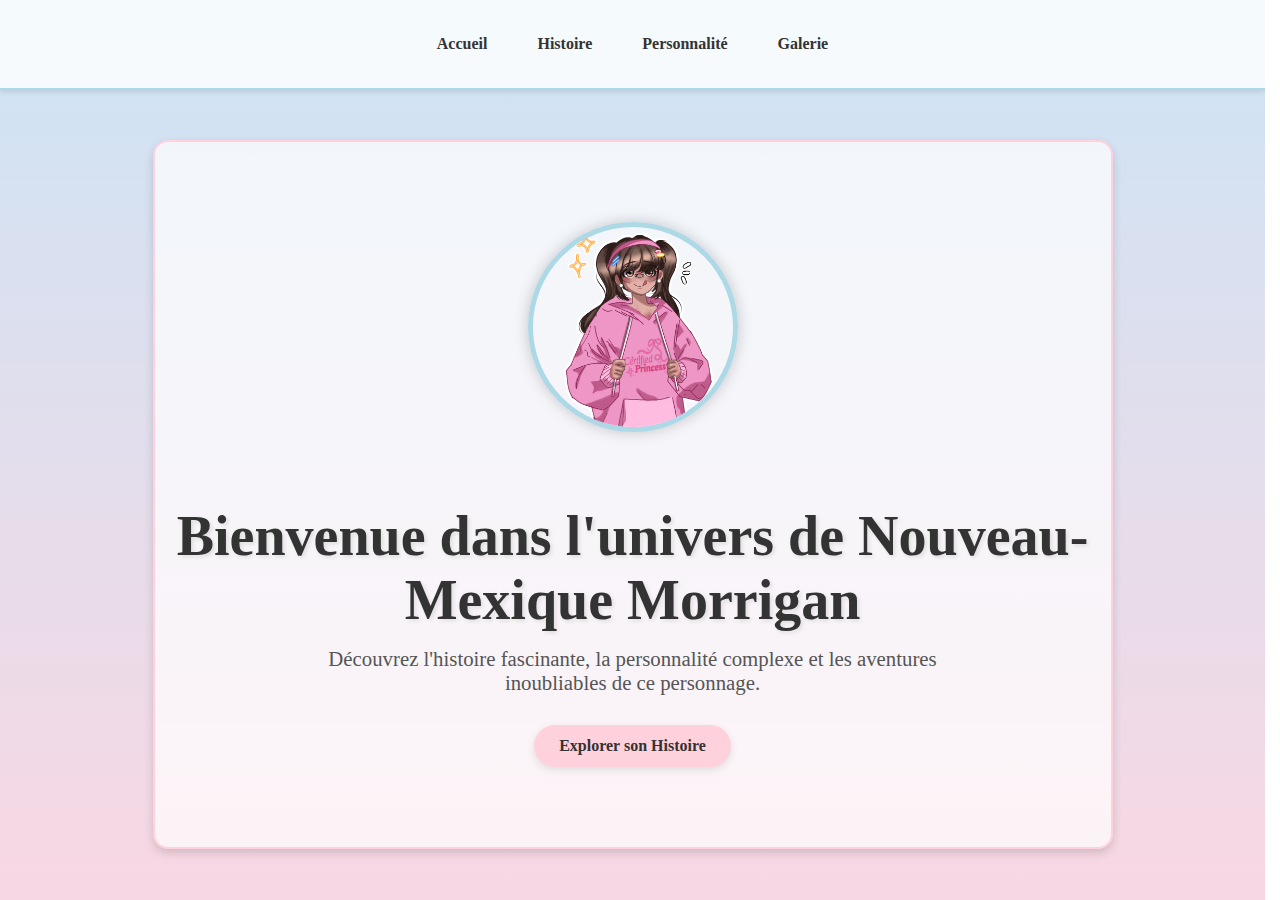
<file: NM/index.html>
<!DOCTYPE html>
<html lang="fr">
<head>
    <meta charset="UTF-8">
    <meta name="viewport" content="width=device-width, initial-scale=1.0">
    <link rel="stylesheet" href="css/index.css">
    <title>Nouveau-Mexique Morrigan - Accueil</title>
</head>
<body>
    <header>
        <nav class="container">
            <ul>
                <li><a href="index.html">Accueil</a></li>
                <li><a href="histoire.html">Histoire</a></li>
                <li><a href="personnalite.html">Personnalité</a></li>
                <li><a href="galerie.html">Galerie</a></li>
            </ul>
        </nav>
    </header>

    <main class="container">
        <section class="hero">
            <img src="img/NM_simple.png" alt="Portrait de Nouveau-Mexique Morrigan">
            <h1>Bienvenue dans l'univers de Nouveau-Mexique Morrigan</h1>
            <p>Découvrez l'histoire fascinante, la personnalité complexe et les aventures inoubliables de ce personnage.</p>
            <a href="histoire.html" class="button">Explorer son Histoire</a>
        </section>
    </main>
</body>
</html>
</file>
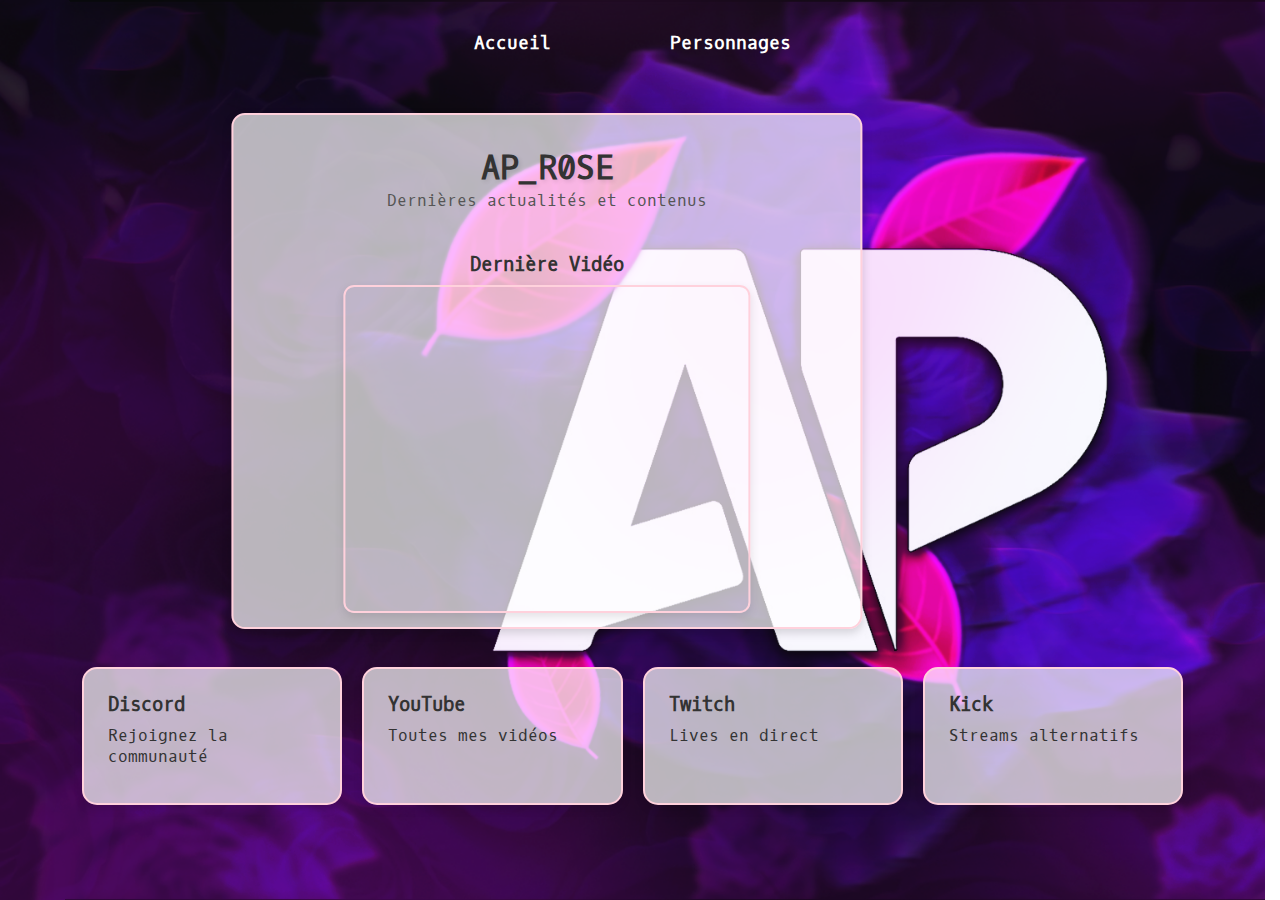
<file: accueil.html>
<!DOCTYPE html>
<html lang="fr">
<head>
    <meta charset="UTF-8">
    <meta name="viewport" content="width=device-width, initial-scale=1.0">
    <link rel="stylesheet" href="css/site.css">
    <title>AP - Streamer GTA RP</title>

</head>
<body>
    <header>
        <nav class="container">
            <ul>
                <li><a href="accueil.html">Accueil</a></li>
                <li><a href="personnages.html">Personnages</a></li>
            </ul>
        </nav>
    </header>

    <main class="container">
        <section class="hero">
            <h1>AP_R0SE</h1>
            <p class="mb-20">Dernières actualités et contenus</p>

            <div class="mt-20">
                <h2>Dernière Vidéo</h2>
                <div class="video-container" style="position:relative;width:100%;height:0;padding-bottom:56.25%;border-radius:12px;overflow:hidden;border:2px solid #ffd1dc;box-shadow:0 4px 10px rgba(0,0,0,.1)">
                    <iframe src="https://www.youtube.com" frameborder="0" allowfullscreen style="position:absolute;top:0;left:0;width:100%;height:100%"></iframe>
                </div>
            </div>
        </section>

        <section class="container">
            <div class="characters-grid">
                <a href="https://discord.gg" class="character-card" target="_blank">
                    <h3>Discord</h3>
                    <p>Rejoignez la communauté</p>
                </a>
                <a href="https://www.youtube.com" class="character-card" target="_blank">
                    <h3>YouTube</h3>
                    <p>Toutes mes vidéos</p>
                </a>
                <a href="https://www.twitch.tv" class="character-card" target="_blank">
                    <h3>Twitch</h3>
                    <p>Lives en direct</p>
                </a>
                <a href="https://kick.com" class="character-card" target="_blank">
                    <h3>Kick</h3>
                    <p>Streams alternatifs</p>
                </a>
            </div>
        </section>
    </main>
</body>
</html>
</file>
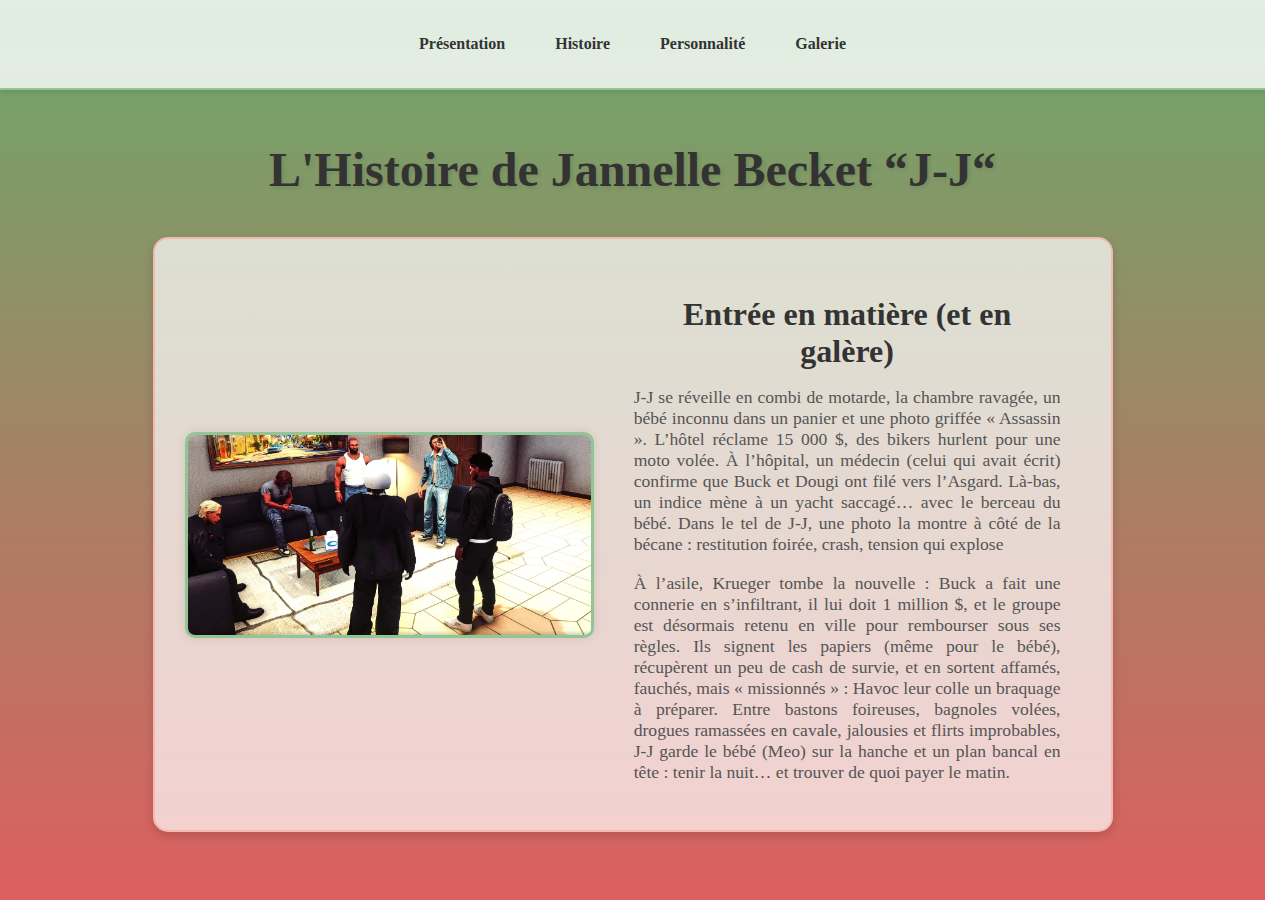
<file: JJ/histoire.html>
<!DOCTYPE html>
<html lang="fr">
<head>
  <meta charset="UTF-8">
  <meta name="viewport" content="width=device-width, initial-scale=1.0">
  <link rel="stylesheet" href="css/histoire.css">
  <link rel="icon" type="image/png" href="../img/favicon-32x32.png"/>
  <title>Jannelle Becket “J-J“ - Histoire</title>
</head>
<body>
  <header>
      <nav class="container">
          <ul>
            <li><a href="/JJ/presentation">Présentation</a></li>
            <li><a href="/JJ/histoire">Histoire</a></li>
            <li><a href="/JJ/personnalite">Personnalité</a></li>
            <li><a href="/JJ/galerie">Galerie</a></li>
          </ul>
      </nav>
  </header>

  <main class="container">
      <h1>L'Histoire de Jannelle Becket “J-J“</h1>

        <section class="story-section">
            <img src="img/legroupevegas.png" alt="À voir quelle image mettre">
            <div>
                <h2>Entrée en matière (et en galère)</h2>
                <p>J-J se réveille en combi de motarde, la chambre ravagée, un bébé inconnu dans un panier et une photo griffée « Assassin ». L’hôtel réclame 15 000 $, des bikers hurlent pour une moto volée. À l’hôpital, un médecin (celui qui avait écrit) confirme que Buck et Dougi ont filé vers l’Asgard. Là-bas, un indice mène à un yacht saccagé… avec le berceau du bébé. Dans le tel de J-J, une photo la montre à côté de la bécane : restitution foirée, crash, tension qui explose</p>
                <p>À l’asile, Krueger tombe la nouvelle : Buck a fait une connerie en s’infiltrant, il lui doit 1 million $, et le groupe est désormais retenu en ville pour rembourser sous ses règles. Ils signent les papiers (même pour le bébé), récupèrent un peu de cash de survie, et en sortent affamés, fauchés, mais « missionnés » : Havoc leur colle un braquage à préparer. Entre bastons foireuses, bagnoles volées, drogues ramassées en cavale, jalousies et flirts improbables, J-J garde le bébé (Meo) sur la hanche et un plan bancal en tête : tenir la nuit… et trouver de quoi payer le matin.</p>
            </div>
        </section>
          
  </main>
</body>
</html>
</file>
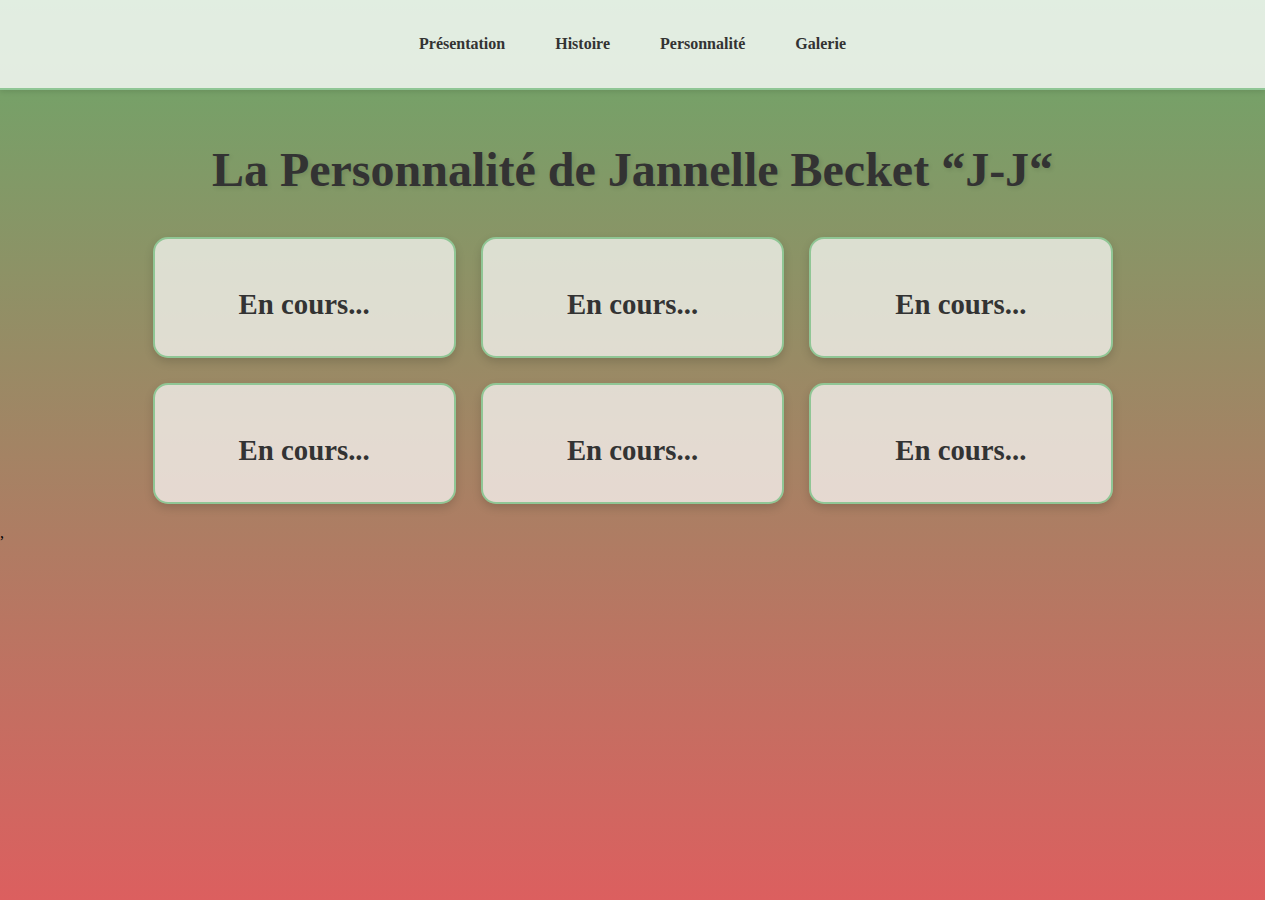
<file: JJ/personnalite.html>
<!DOCTYPE html>
<html lang="fr">
<head>
    <meta charset="UTF-8">
    <meta name="viewport" content="width=device-width, initial-scale=1.0">
    <link rel="icon" type="image/png" href="../img/favicon-32x32.png"/>
    <link rel="stylesheet" href="css/personnalite.css">
    <title>Jannelle Becket “J-J“ - Personnalité</title>
</head>
<body>
    <header>
        <nav class="container">
            <ul>
                <li><a href="/JJ/presentation">Présentation</a></li>
                <li><a href="/JJ/histoire">Histoire</a></li>
                <li><a href="/JJ/personnalite">Personnalité</a></li>
                <li><a href="/JJ/galerie">Galerie</a></li>
            </ul>
        </nav>
    </header>

    <main class="container">
        <h1>La Personnalité de Jannelle Becket “J-J“</h1>

        <div class="personality-grid">
            <div class="trait-card">
                <h2>En cours...</h2>
            </div>
            <div class="trait-card">
                <h2>En cours...</h2>
            </div>
            <div class="trait-card">
                <h2>En cours...</h2>
            </div>
            <div class="trait-card">
                <h2>En cours...</h2>
            </div>
            <div class="trait-card">
                <h2>En cours...</h2>
            </div>
            <div class="trait-card">
                <h2>En cours...</h2>
            </div>
        </div>
    </main>
</body>, 
</html>
</file>
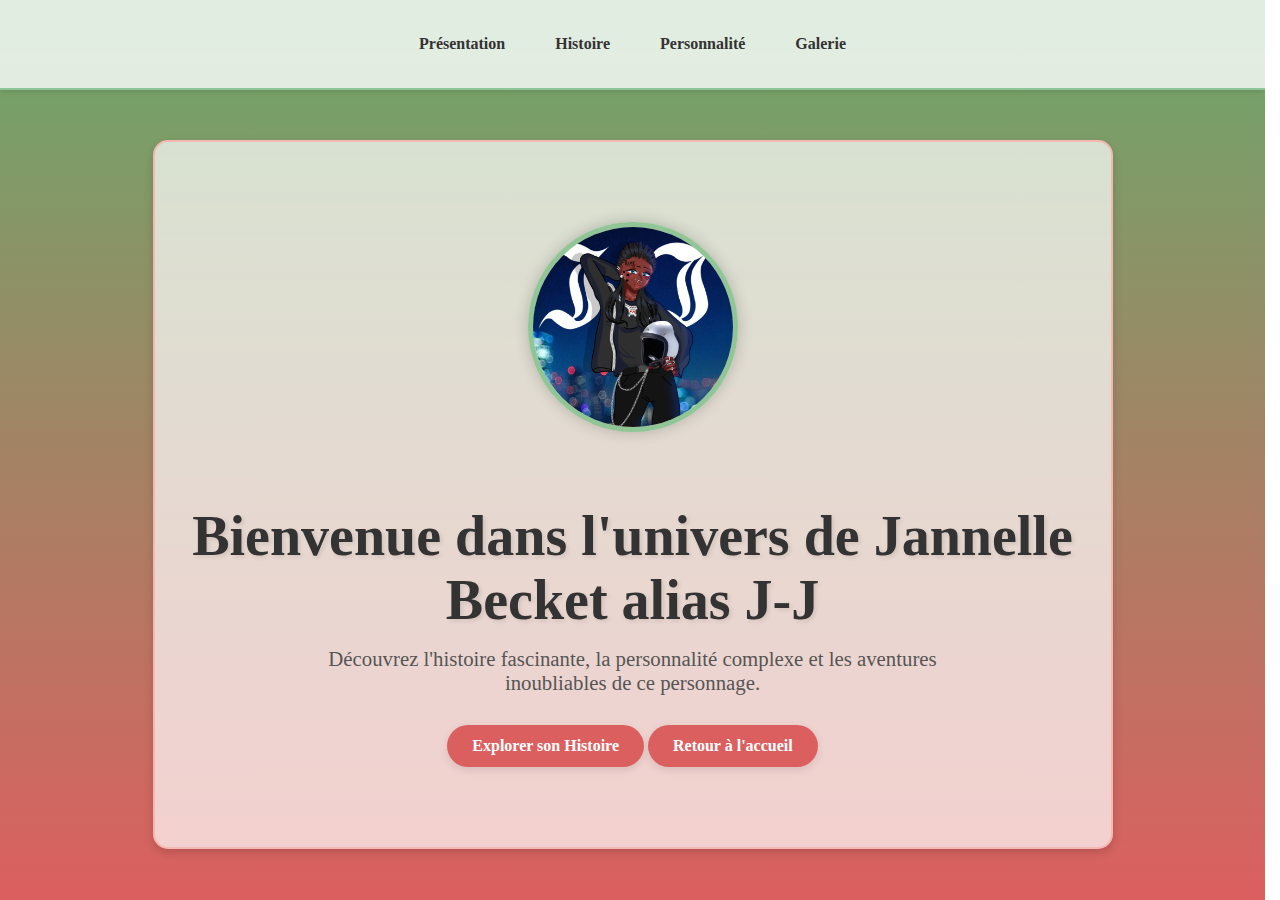
<file: JJ/presentation.html>
<!DOCTYPE html>
<html lang="fr">
<head>
    <meta charset="UTF-8">
    <meta name="viewport" content="width=device-width, initial-scale=1.0">
    <link rel="icon" type="image/png" href="../img/favicon-32x32.png"/>
    <link rel="stylesheet" href="css/presentation.css">
    <title>Jannelle Becket “J-J“ - Accueil</title>
</head>
<body>
    <header>
        <nav class="container">
            <ul>
                
                <li><a href="/JJ/presentation">Présentation</a></li>
                <li><a href="/JJ/histoire">Histoire</a></li>
                <li><a href="/JJ/personnalite">Personnalité</a></li>
                <li><a href="/JJ/galerie">Galerie</a></li>
            </ul>
        </nav>
    </header>

    <main class="container">
        <section class="hero">
            <img src="img/JJ_lastreet.png" alt="Portrait de Jannelle Becket “J-J“">
            <h1>Bienvenue dans l'univers de Jannelle Becket alias J-J</h1>
            <p>Découvrez l'histoire fascinante, la personnalité complexe et les aventures inoubliables de ce personnage.</p>
            <a href="histoire" class="button">Explorer son Histoire</a>
            <a href="../" class="button">Retour à l'accueil</a>
        </section>
    </main>
</body>
</html>
</file>
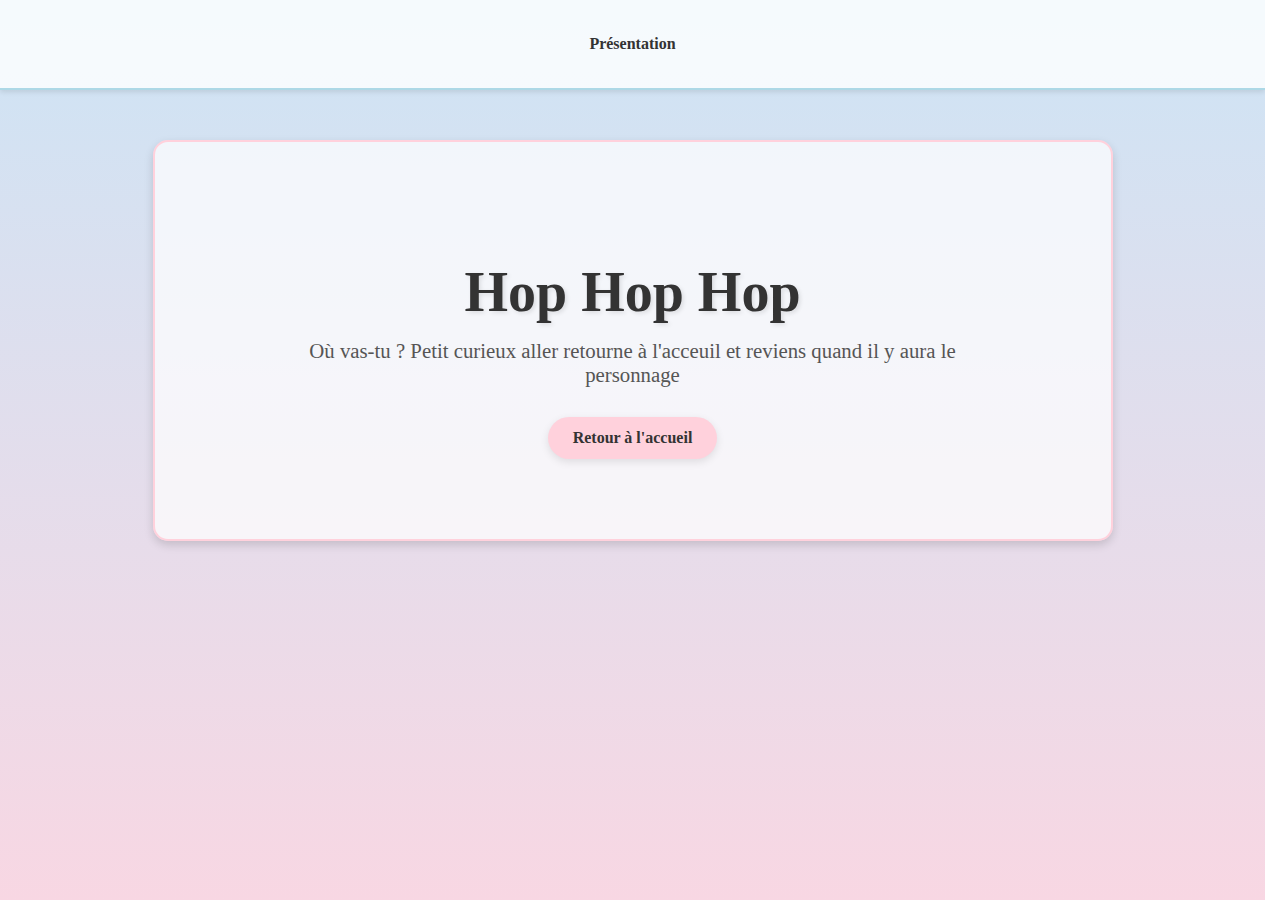
<file: leak/leak.html>
<!DOCTYPE html>
<html lang="fr">
<head>
    <meta charset="UTF-8">
    <meta name="viewport" content="width=device-width, initial-scale=1.0">
    <link rel="stylesheet" href="css/leak.css">
    <title>Nouveau-Mexique Morrigan - Accueil</title>
</head>
<body>
    <header>

        <nav class="container">
            <ul>
                
                <li><a href="/leak/leak">Présentation</a></li>
            </ul>
        </nav>
    </header>

    <main class="container">
        <section class="hero">
            <h1>Hop Hop Hop</h1>
            <p>Où vas-tu ? Petit curieux aller retourne à l'acceuil et reviens quand il y aura le personnage</p>
            <a href="../" class="button">Retour à l'accueil</a>
        </section>
    </main>
</body>
</html>
</file>
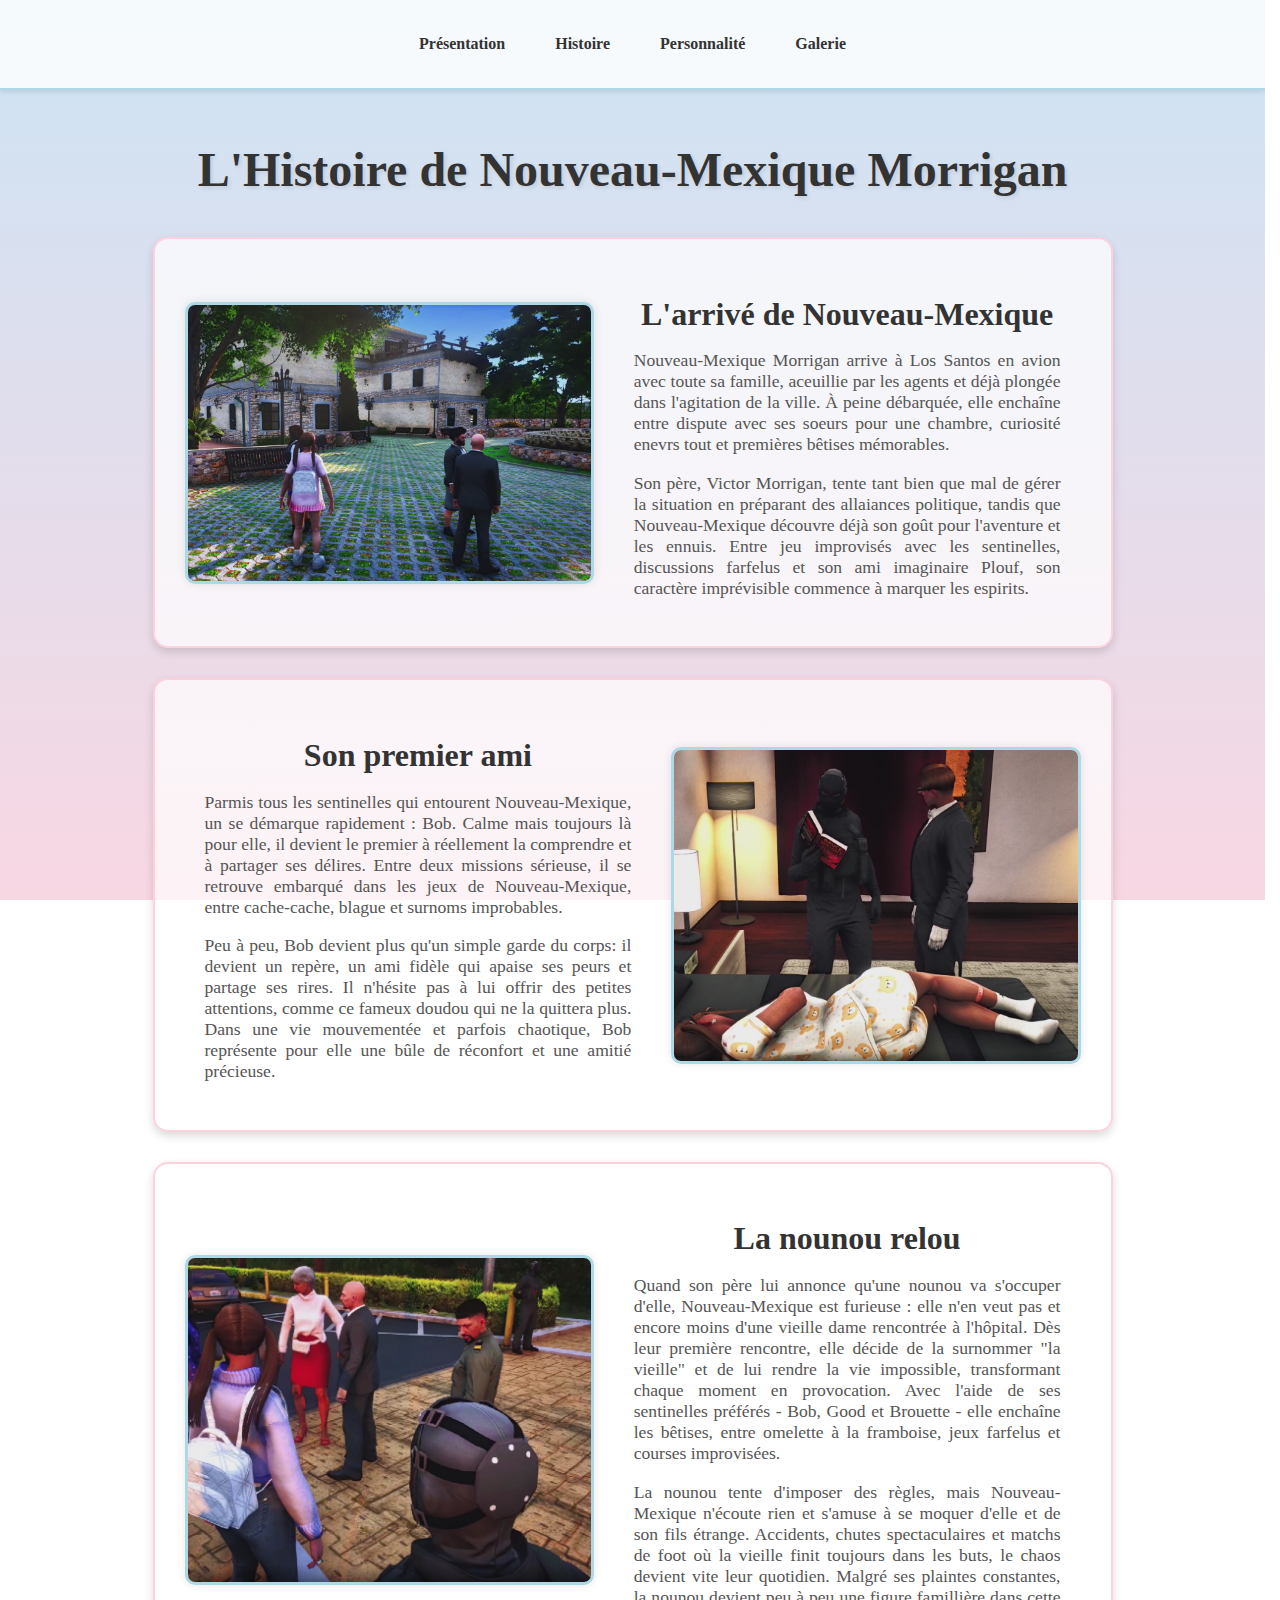
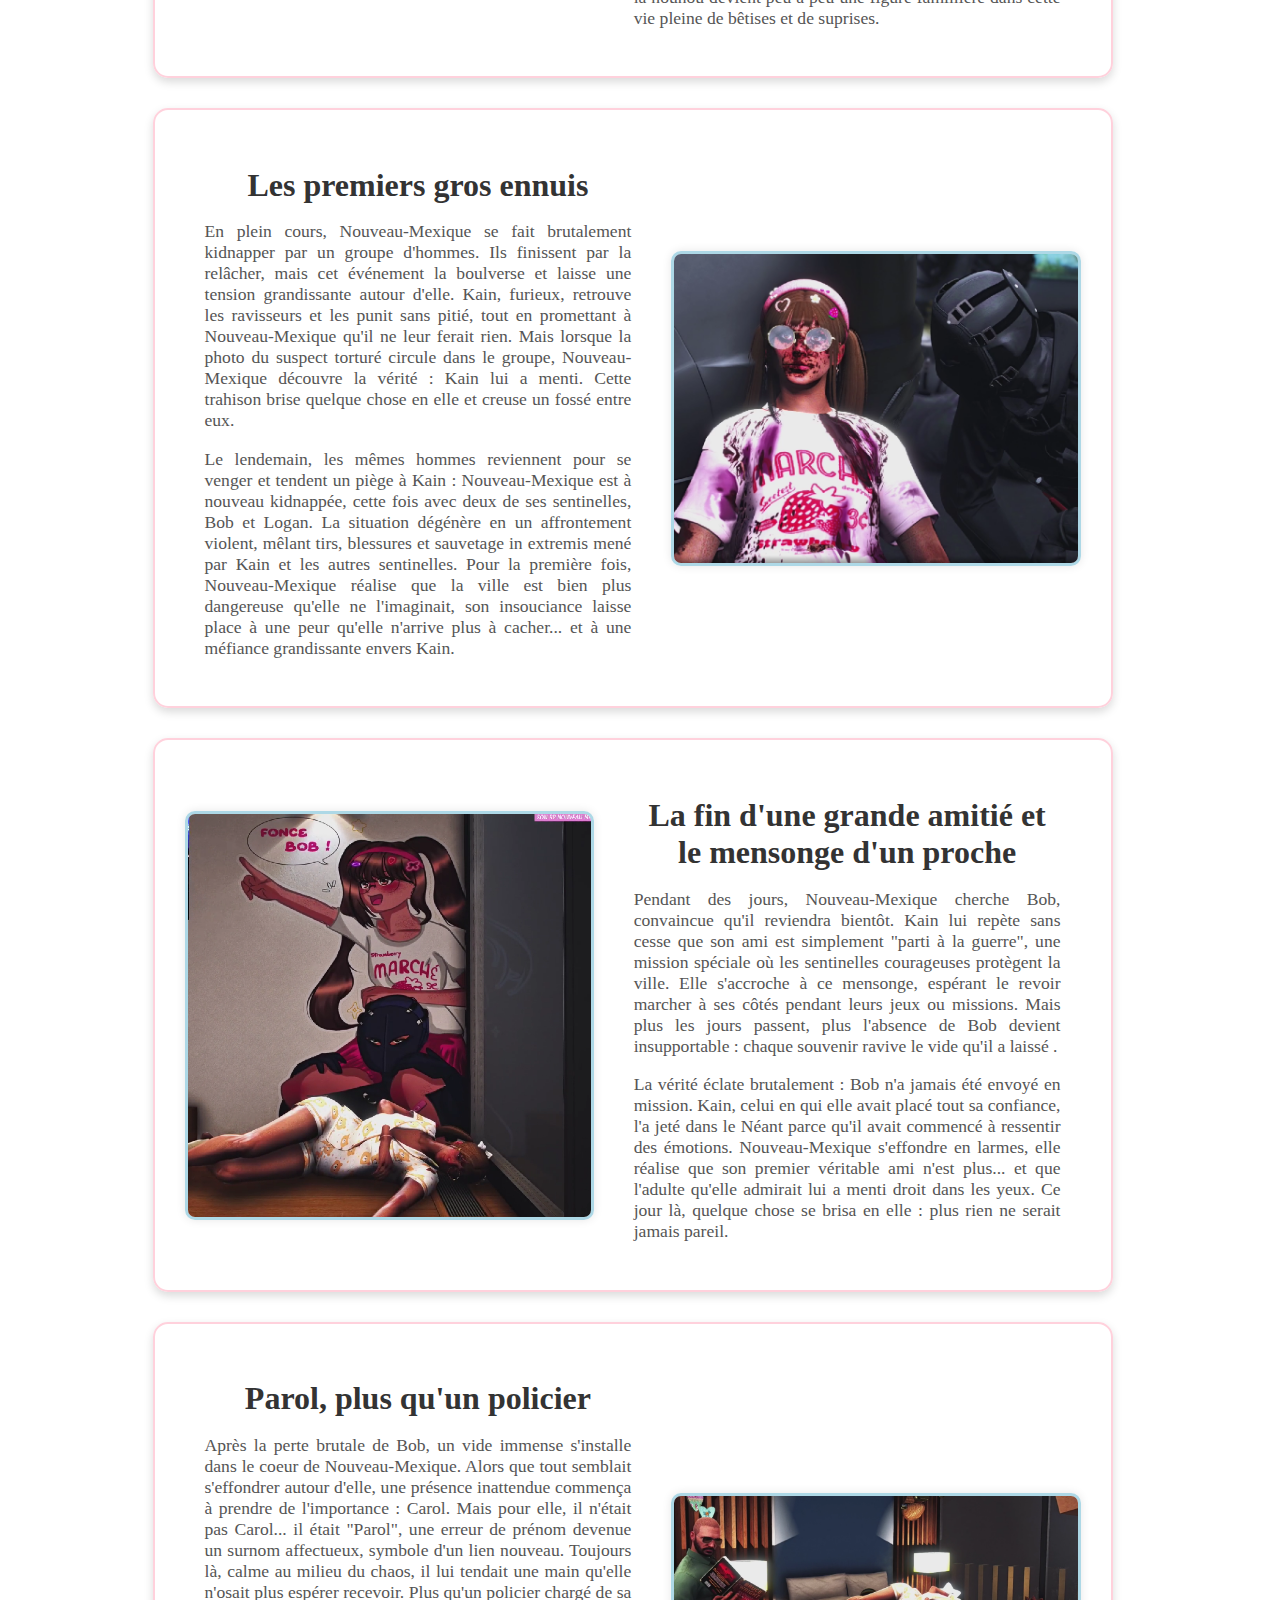
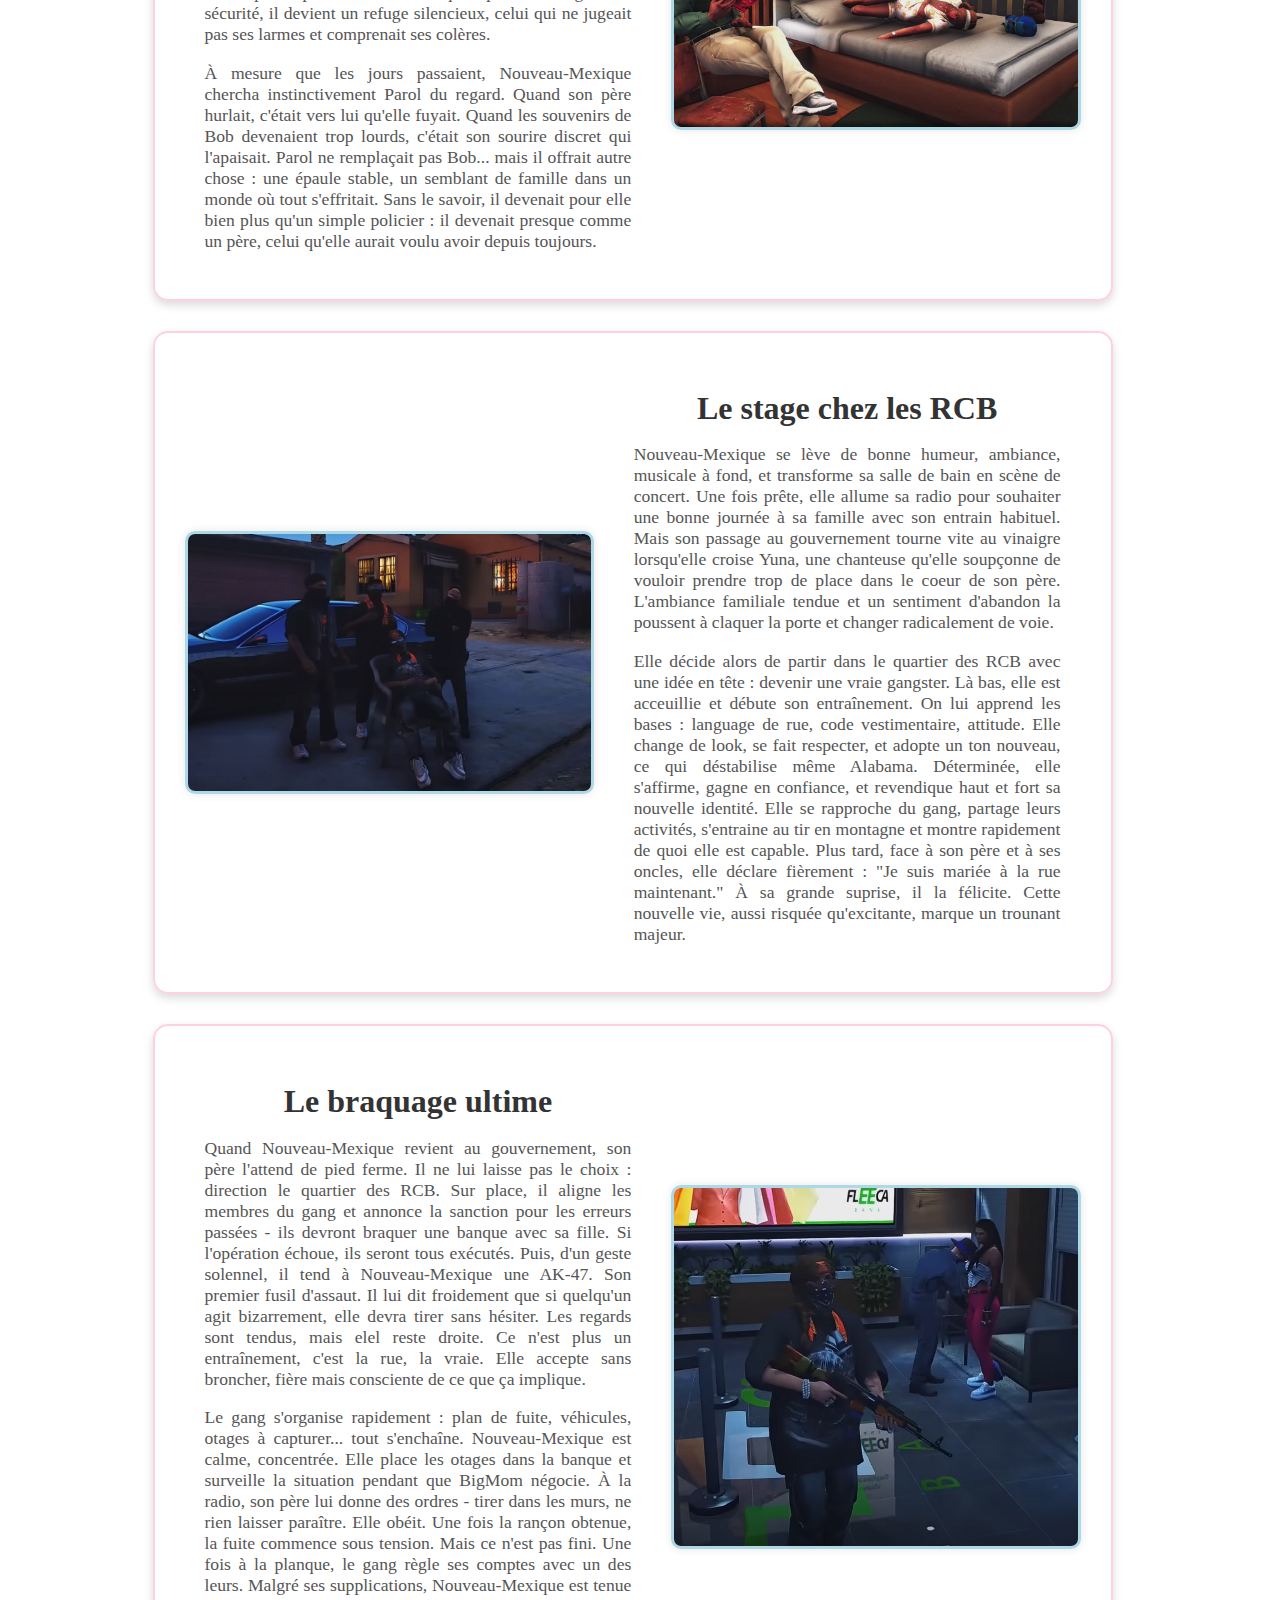
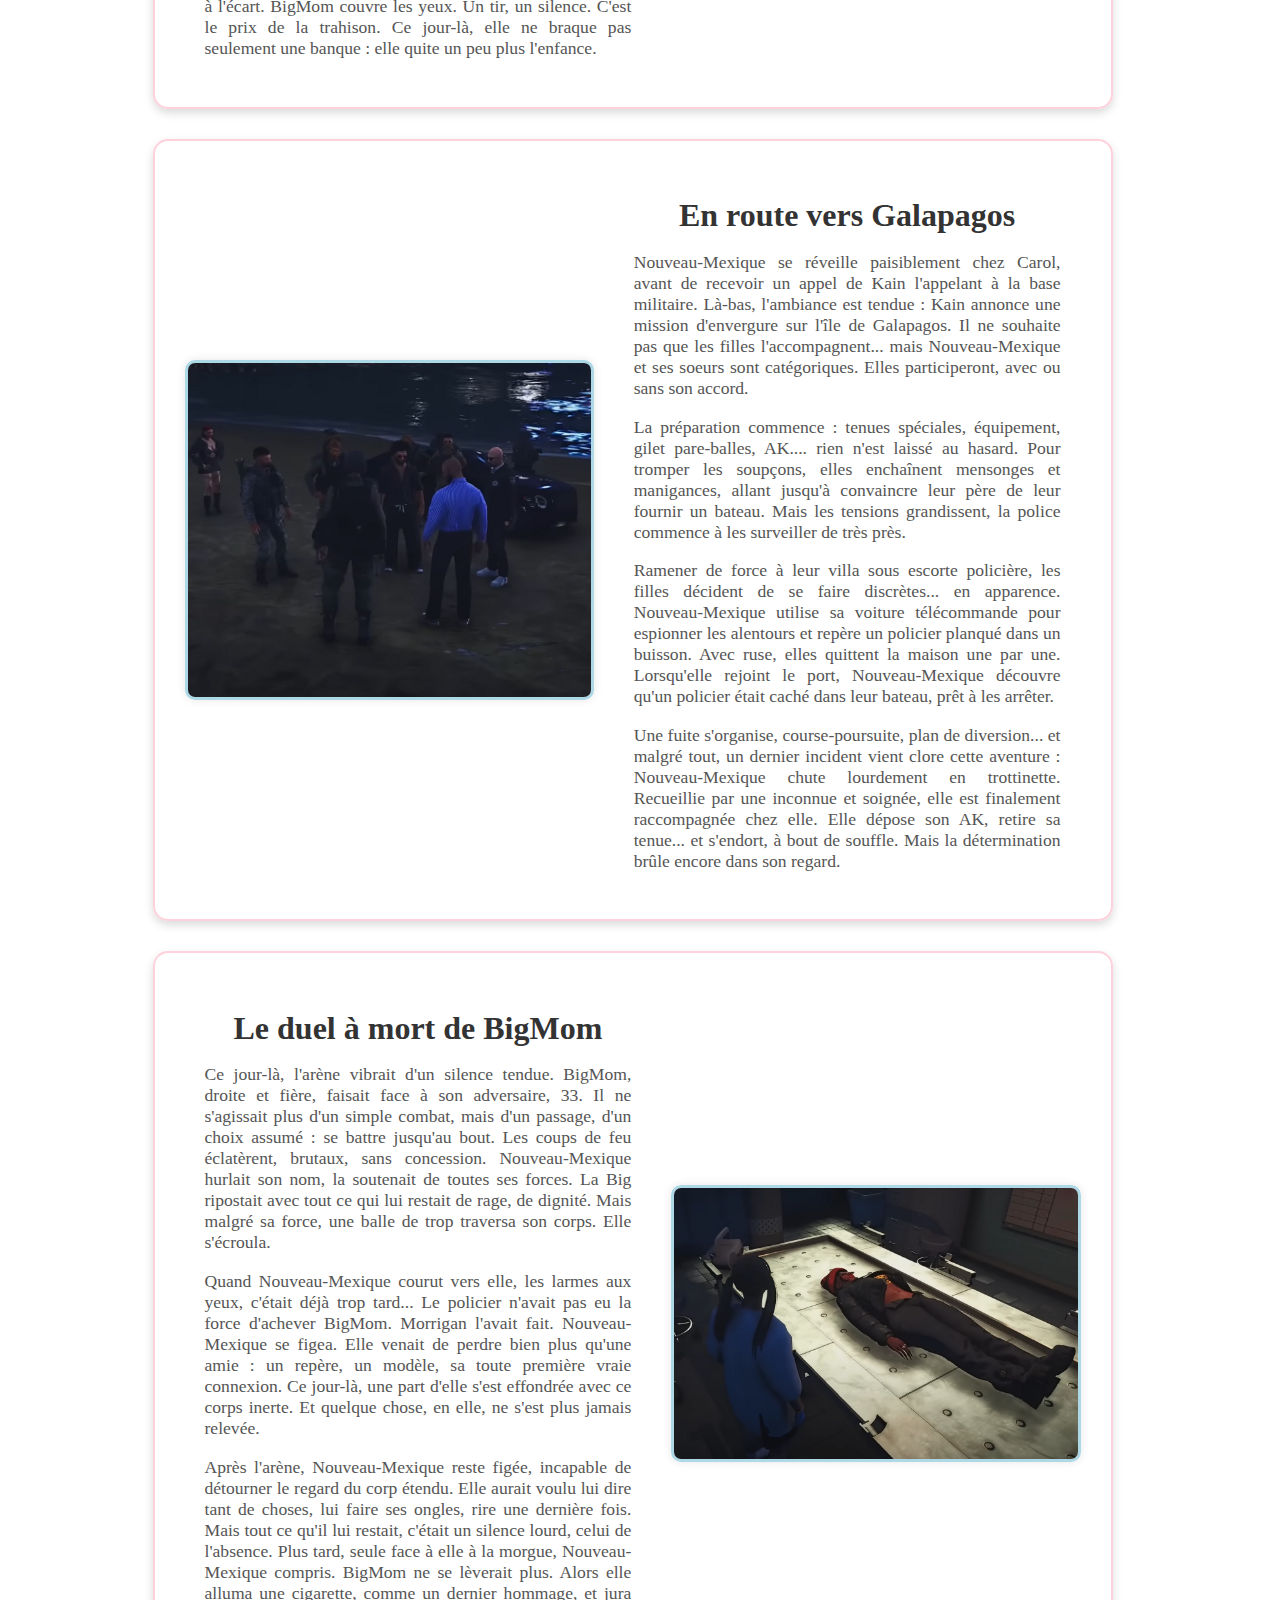
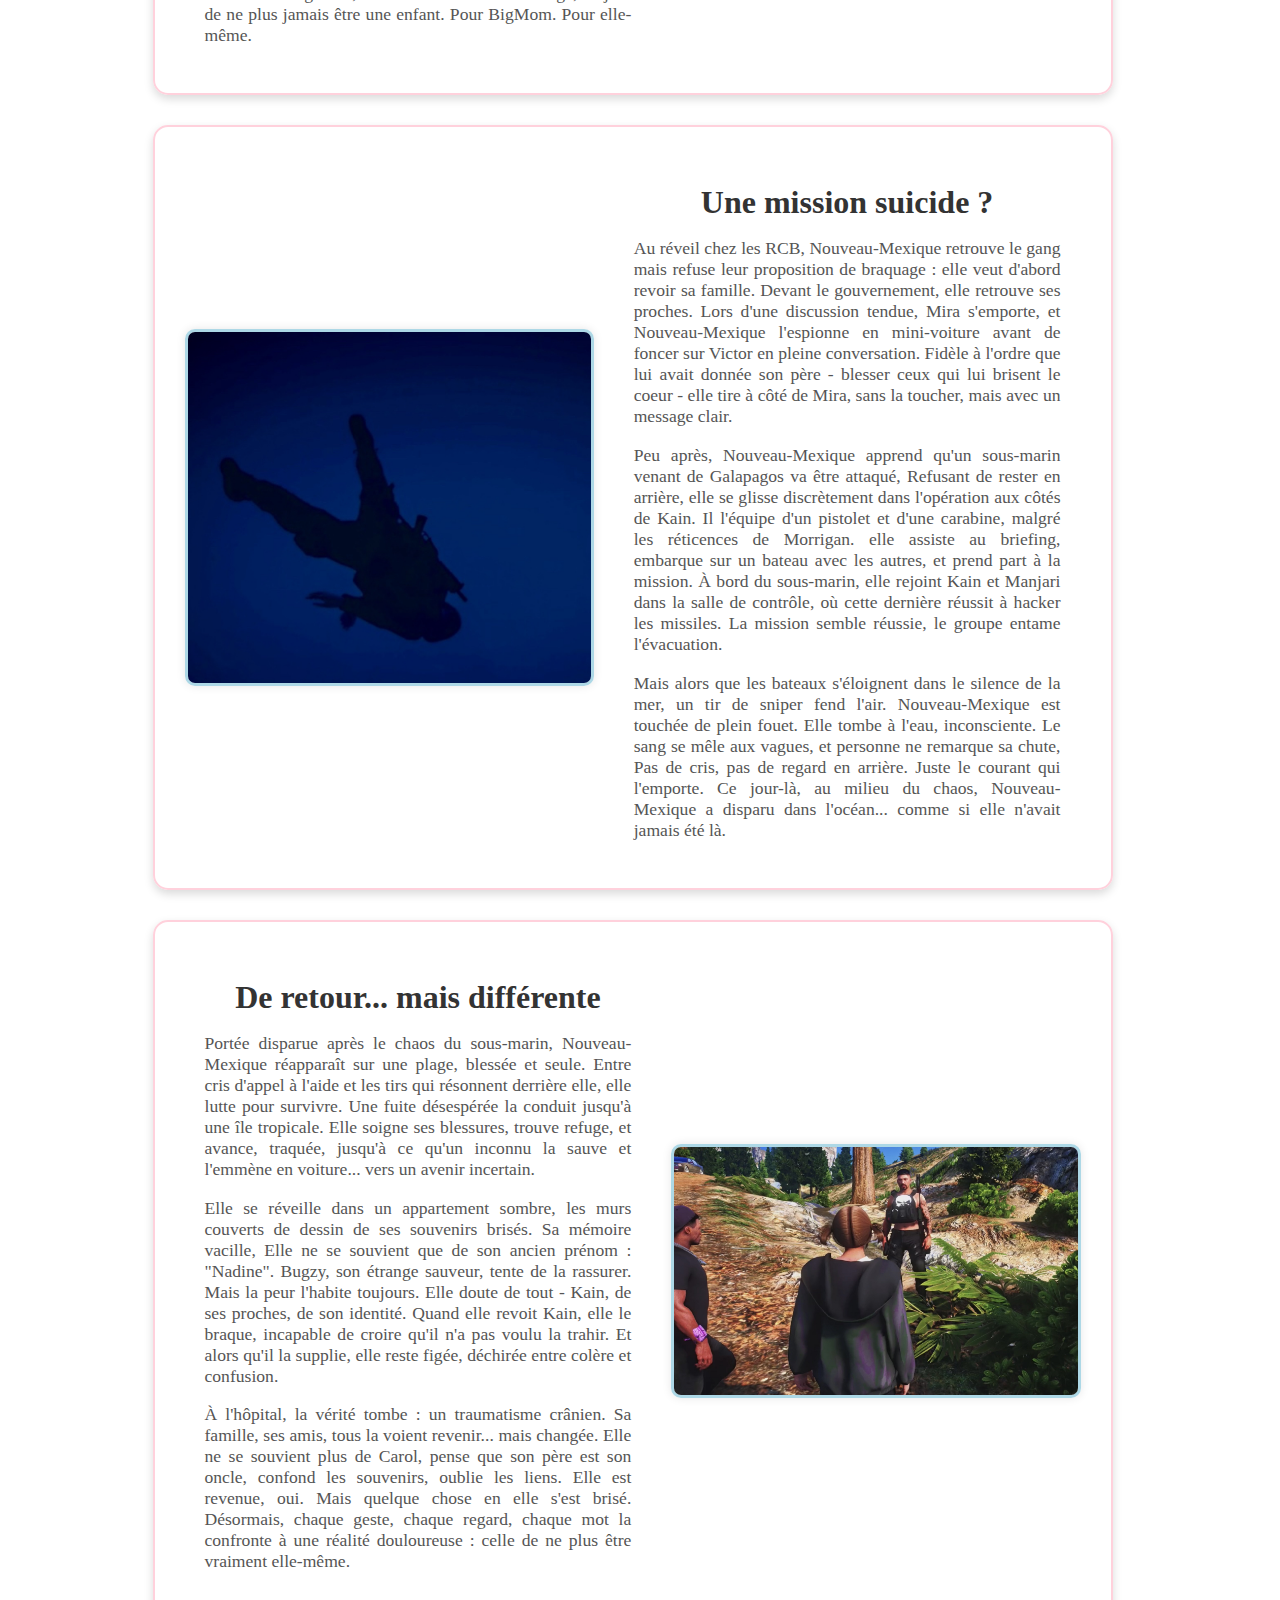
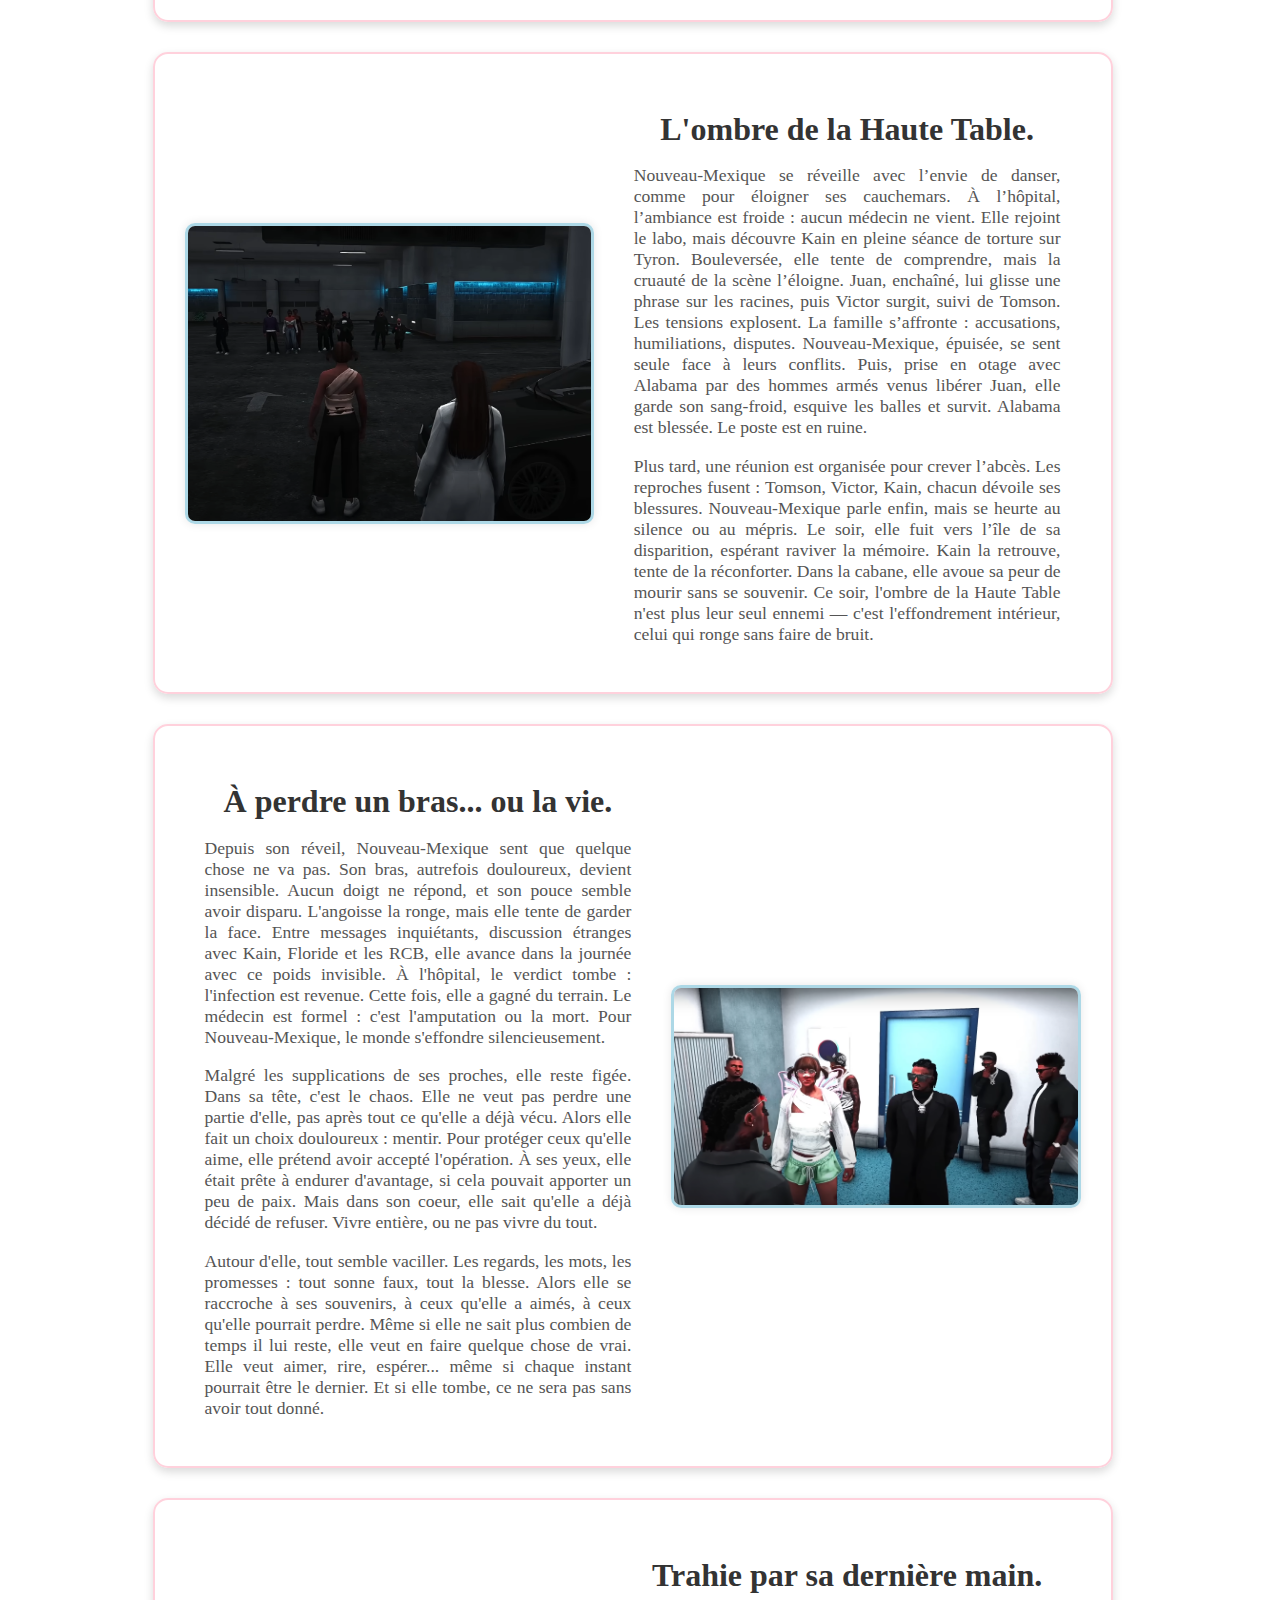
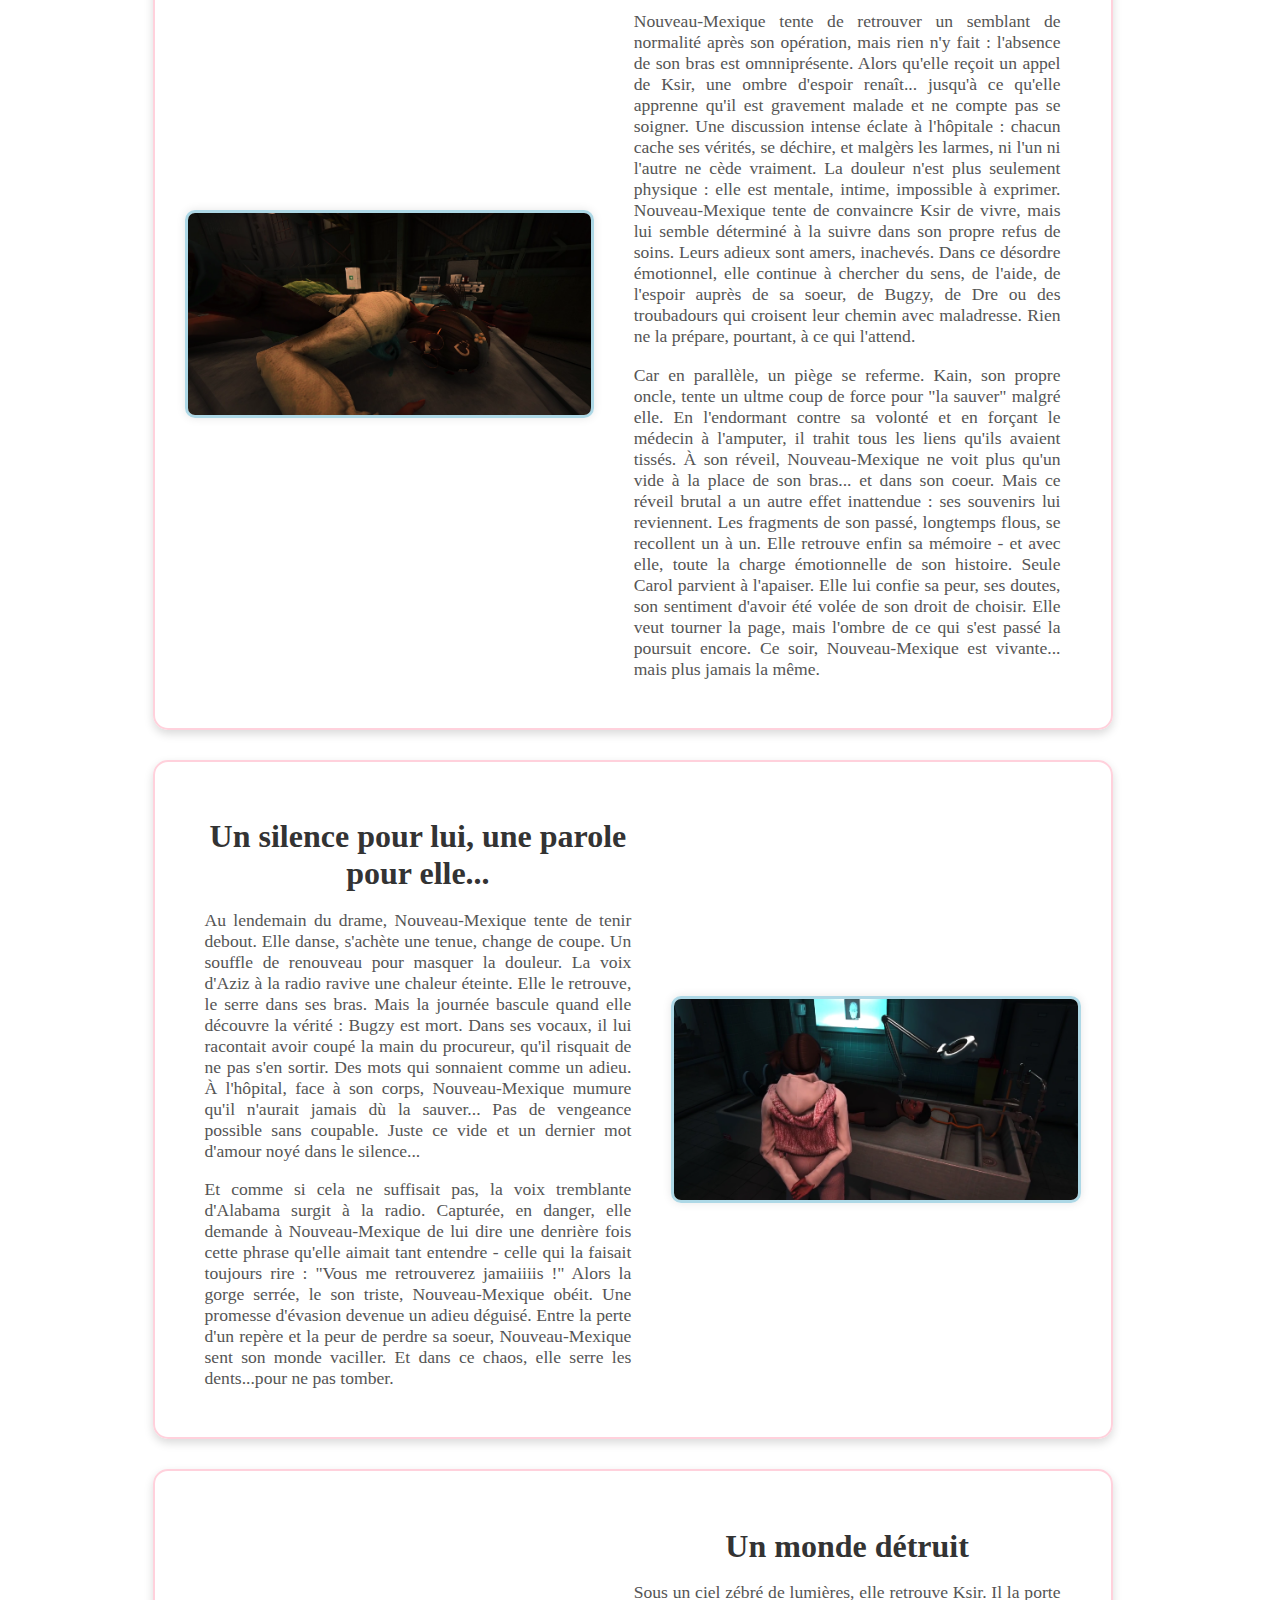
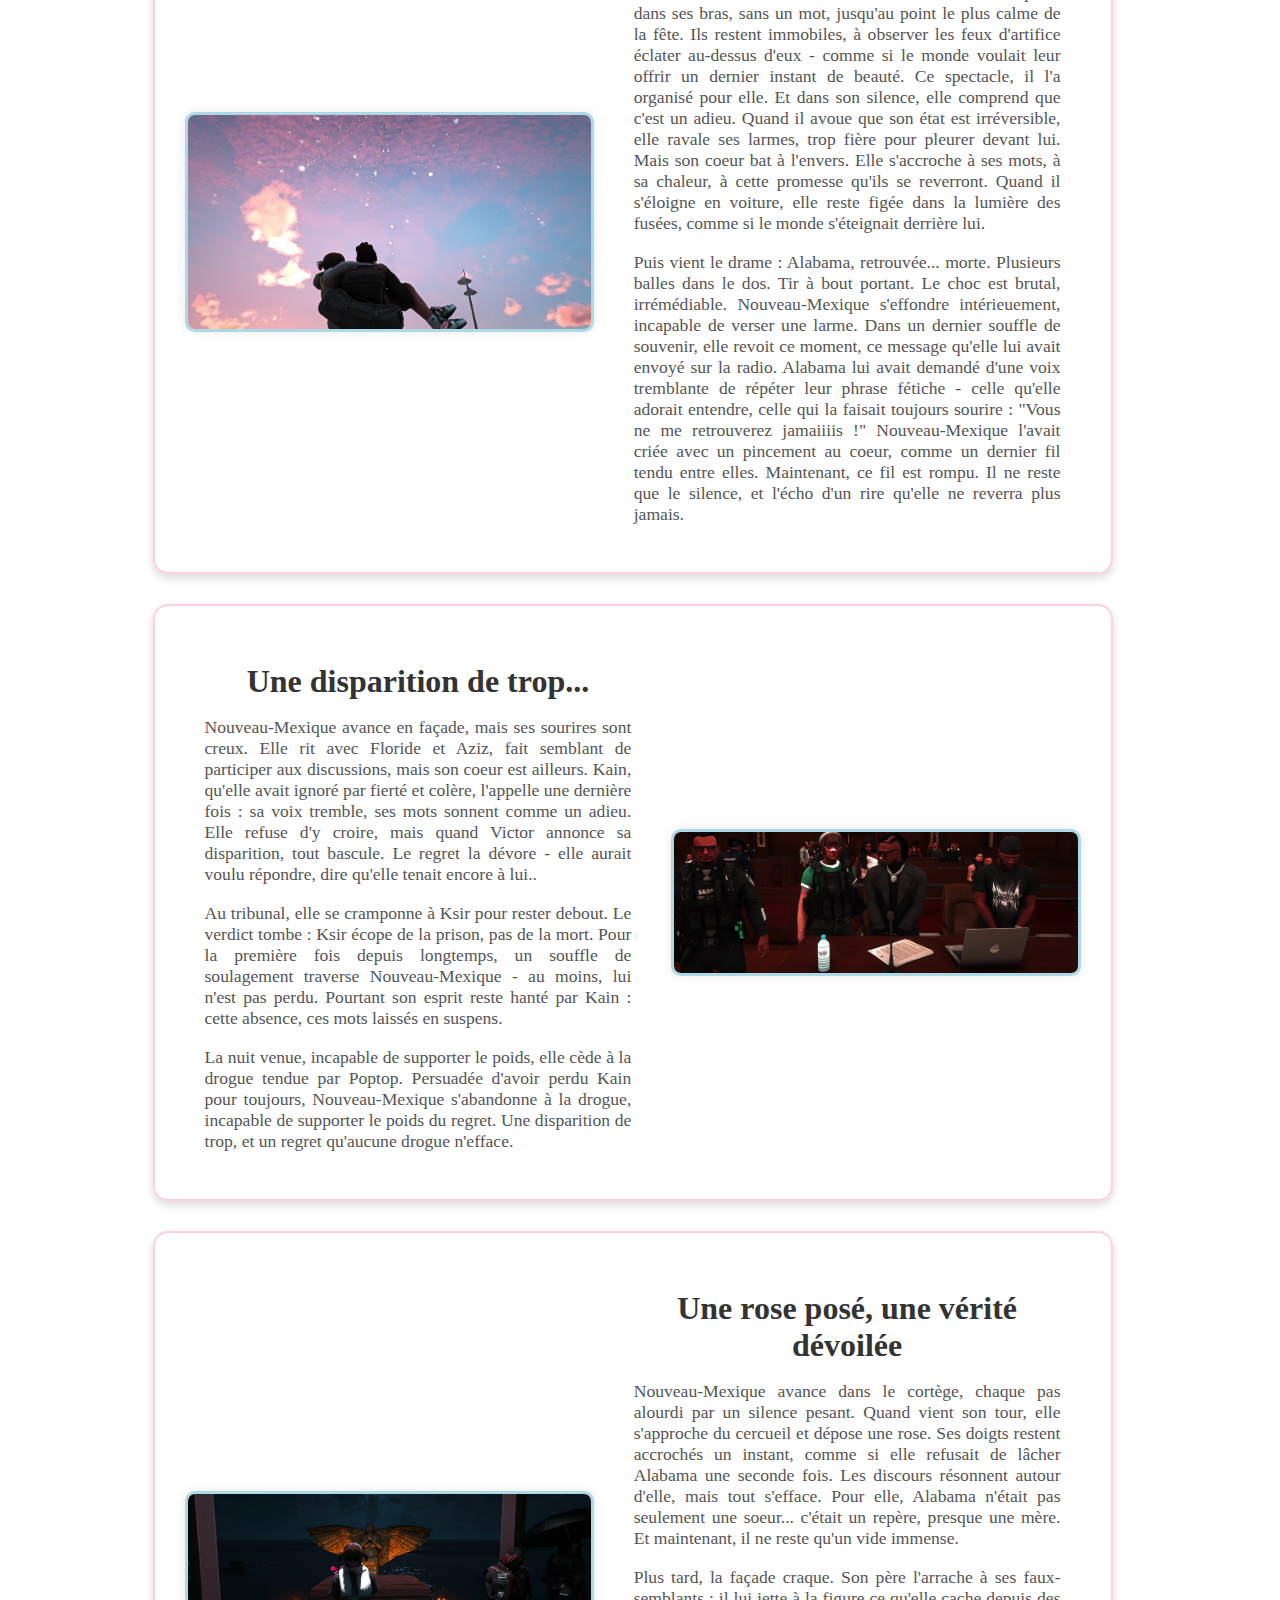
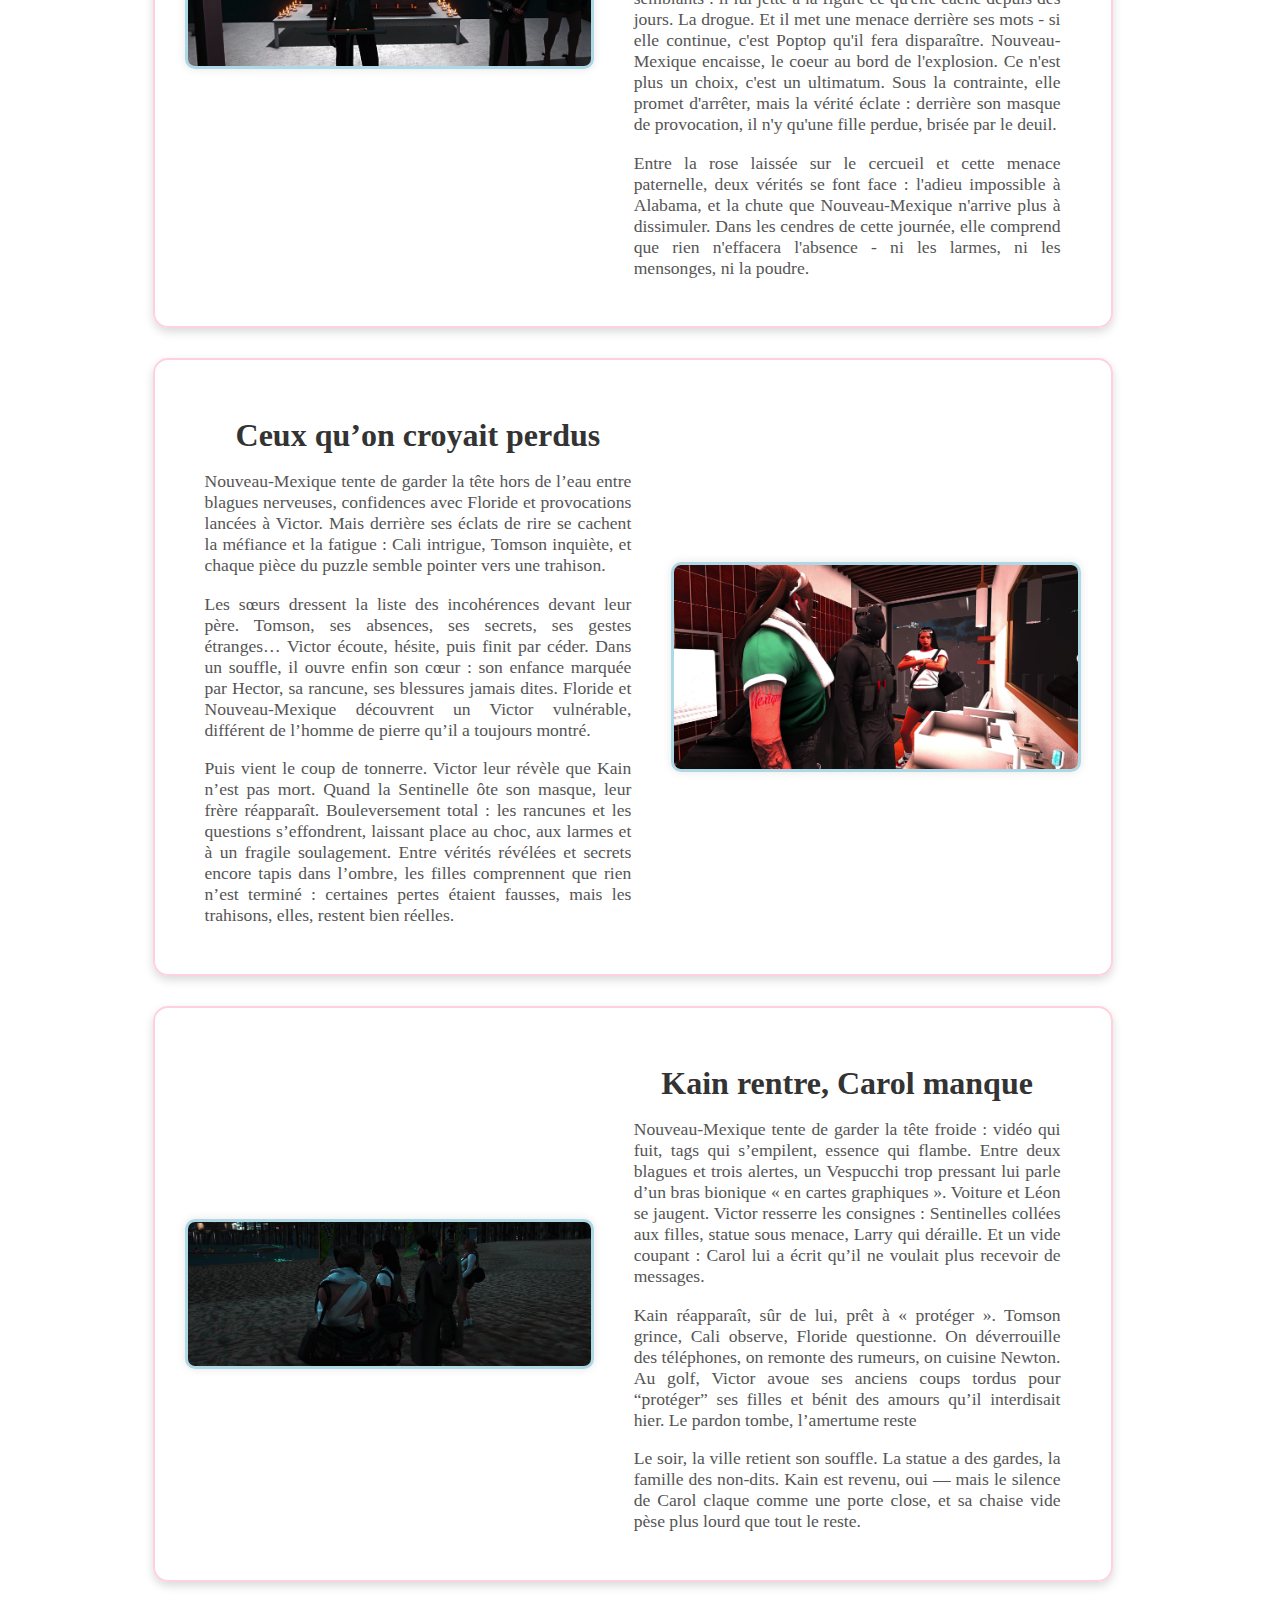
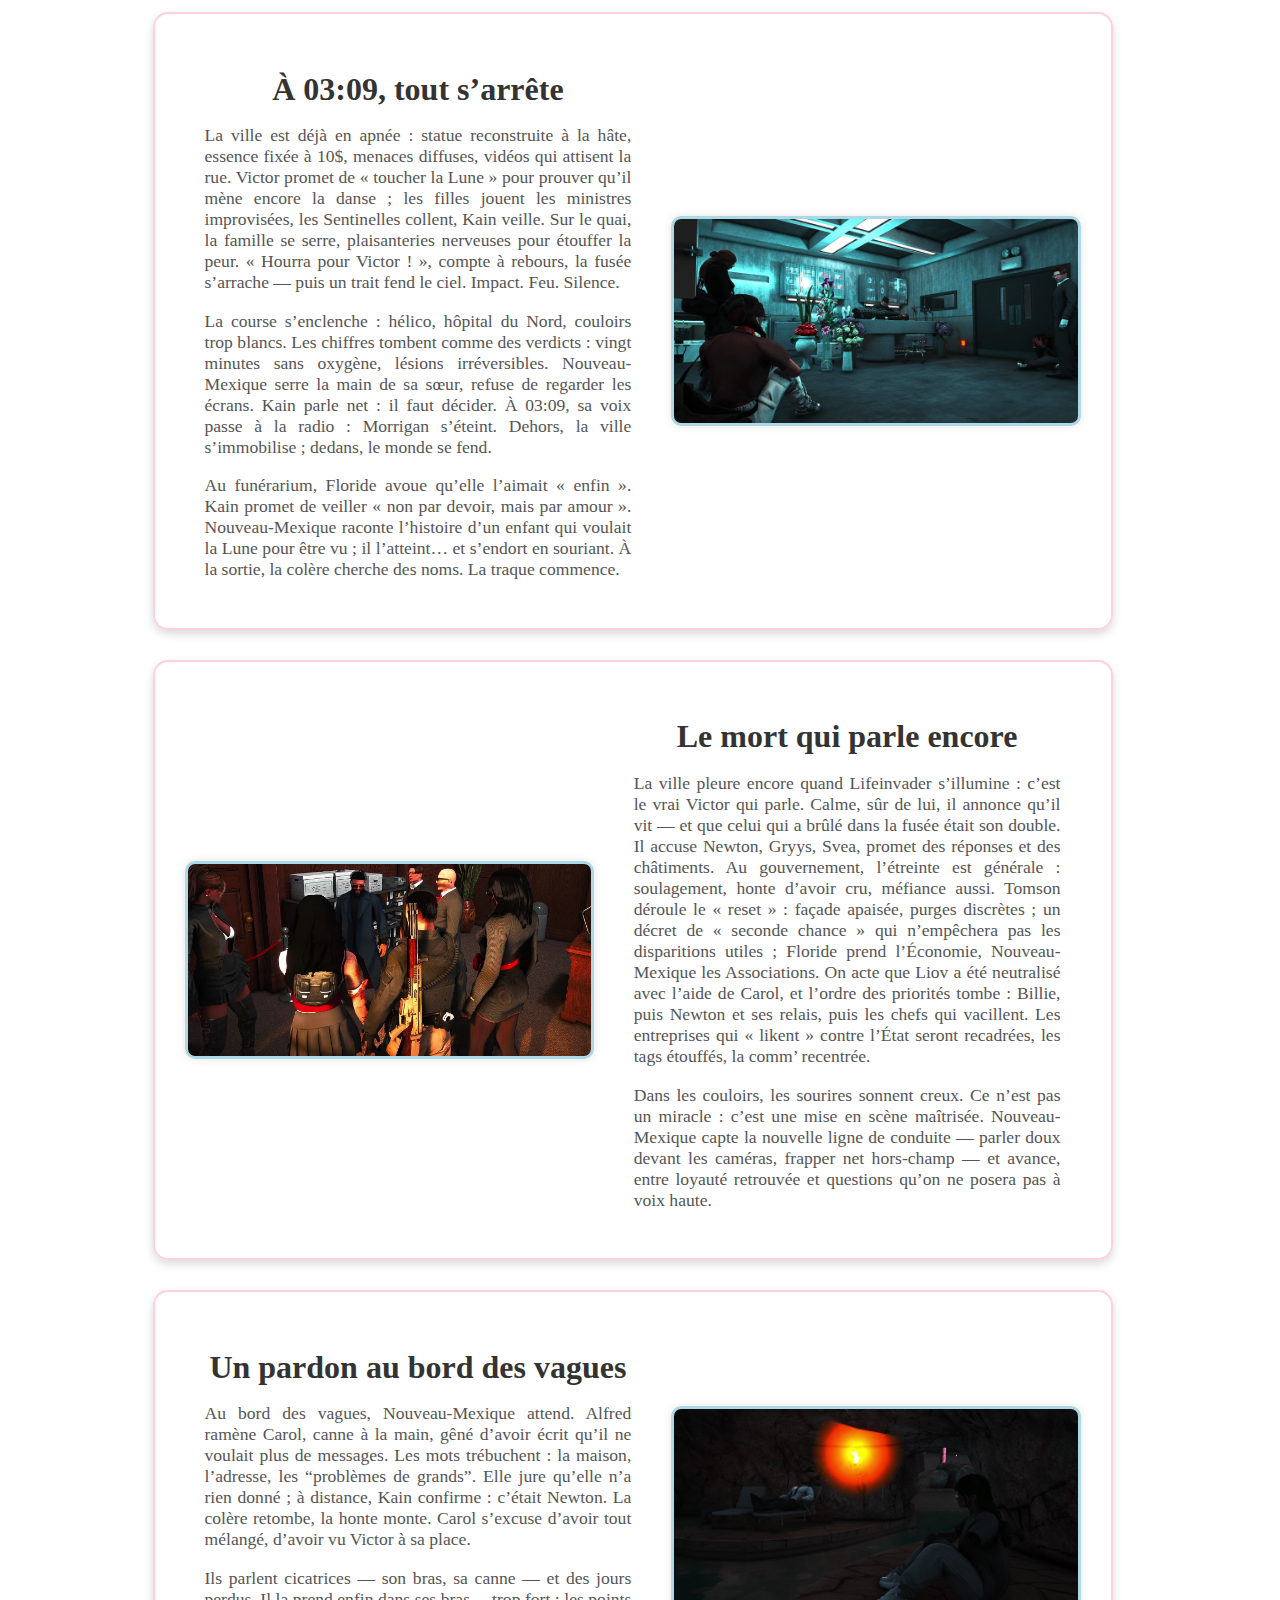
<file: NM/histoire.html>
<!DOCTYPE html>
<html lang="fr">
<head>
  <meta charset="UTF-8">
  <meta name="viewport" content="width=device-width, initial-scale=1.0">
  <link rel="stylesheet" href="css/histoire.css">
  <link rel="icon" type="image/png" href="../img/favicon-32x32.png"/>
  <title>Nouveau-Mexique Morrigan - Histoire</title>
</head>
<body>
  <header>
      <nav class="container">
          <ul>
            <li><a href="/NM/presentation">Présentation</a></li>
            <li><a href="/NM/histoire">Histoire</a></li>
            <li><a href="/NM/personnalite">Personnalité</a></li>
            <li><a href="/NM/galerie">Galerie</a></li>
          </ul>
      </nav>
  </header>

  <main class="container">
      <h1>L'Histoire de Nouveau-Mexique Morrigan</h1>

        <section class="story-section">
            <img src="img/test_screen.png" alt="À voir quelle image mettre">
            <div>
                <h2>L'arrivé de Nouveau-Mexique</h2>
                <p>Nouveau-Mexique Morrigan arrive à Los Santos en avion avec toute sa famille, aceuillie par les agents et déjà plongée dans l'agitation de la ville.
                  À peine débarquée, elle enchaîne entre dispute avec ses soeurs pour une chambre, curiosité enevrs tout et premières bêtises mémorables.
                </p>
                <p>Son père, Victor Morrigan, tente tant bien que mal de gérer la situation en préparant des allaiances politique, tandis que Nouveau-Mexique découvre déjà son goût pour l'aventure et les ennuis.
                  Entre jeu improvisés avec les sentinelles, discussions farfelus et son ami imaginaire Plouf, son caractère imprévisible commence à marquer les espirits.
                </p>
            </div>
        </section>

        <section class="story-section reverse">
            <img src="img/nm_bob_lec.png" alt="À voir quelle image mettr">
            <div>
                <h2>Son premier ami</h2>
                <p>Parmis tous les sentinelles qui entourent Nouveau-Mexique, un se démarque rapidement : Bob. Calme mais toujours là pour elle, il devient le premier à réellement la comprendre et à partager ses délires. Entre deux missions sérieuse, il se retrouve embarqué dans les jeux de Nouveau-Mexique, entre cache-cache, blague et surnoms improbables.</p>
                <p>Peu à peu, Bob devient plus qu'un simple garde du corps: il devient un repère, un ami fidèle qui apaise ses peurs et partage ses rires. Il n'hésite pas à lui offrir des petites attentions, comme ce fameux doudou qui ne la quittera plus. Dans une vie mouvementée et parfois chaotique, Bob représente pour elle une bûle de réconfort et une amitié précieuse.</p>
            </div>
        </section>

        <section class="story-section">
            <img src="img/nounou.png" alt="À voir quelle image mettre">
            <div>
                <h2>La nounou relou</h2>
                <p>Quand son père lui annonce qu'une nounou va s'occuper d'elle, Nouveau-Mexique est furieuse : elle n'en veut pas et encore moins d'une vieille dame rencontrée à l'hôpital. Dès leur première rencontre, elle décide de la surnommer "la vieille" et de lui rendre la vie impossible, transformant chaque moment en provocation. Avec l'aide de ses sentinelles préférés - Bob, Good et Brouette - elle enchaîne les bêtises, entre omelette à la framboise, jeux farfelus et courses improvisées.</p>
                <p>La nounou tente d'imposer des règles, mais Nouveau-Mexique n'écoute rien et s'amuse à se moquer d'elle et de son fils étrange. Accidents, chutes spectaculaires et matchs de foot où la vieille finit toujours dans les buts, le chaos devient vite leur quotidien.  Malgré ses plaintes constantes, la nounou devient peu à peu une figure famillière dans cette vie pleine de bêtises et de suprises.</p>
            </div>
        </section>

        <section class="story-section reverse">
            <img src="img/premier_ennuies.png" alt="À voir quelle image mettre">
            <div>
                <h2>Les premiers gros ennuis</h2>
                <p>En plein cours, Nouveau-Mexique se fait brutalement kidnapper par un groupe d'hommes. Ils finissent par la relâcher, mais cet événement la boulverse et laisse une tension grandissante autour d'elle. Kain, furieux, retrouve les ravisseurs et les punit sans pitié, tout en promettant à Nouveau-Mexique qu'il ne leur ferait rien. Mais lorsque  la photo du suspect torturé circule dans le groupe, Nouveau-Mexique découvre la vérité : Kain lui a menti. Cette trahison brise quelque chose en elle et creuse un fossé entre eux.</p>
                <p>Le lendemain, les mêmes hommes reviennent pour se venger et tendent un piège à Kain : Nouveau-Mexique est à nouveau kidnappée, cette fois avec deux de ses sentinelles, Bob et Logan. La situation dégénère en un affrontement violent, mêlant tirs, blessures et sauvetage in extremis mené par Kain et les autres sentinelles. Pour la première fois, Nouveau-Mexique réalise que la ville est bien plus dangereuse qu'elle ne l'imaginait, son insouciance laisse place à une peur qu'elle n'arrive plus à cacher... et à une méfiance grandissante envers Kain.</p>
            </div>
        </section>

        <section class="story-section">
            <img src="img/triste_realite.png" alt="À voir quelle image mettre">
            <div>
                <h2>La fin d'une grande amitié et le mensonge d'un proche</h2>
                <p>Pendant des jours, Nouveau-Mexique cherche Bob, convaincue qu'il reviendra bientôt. Kain lui repète sans cesse que son ami est simplement "parti à la guerre", une mission spéciale où les sentinelles courageuses protègent la ville. Elle s'accroche à ce mensonge, espérant le revoir marcher à ses côtés pendant leurs jeux ou missions. Mais plus les jours passent, plus l'absence de Bob devient insupportable : chaque souvenir ravive le vide qu'il a laissé .</p>
                <p>La vérité éclate brutalement : Bob n'a jamais été envoyé en mission. Kain, celui en qui elle avait placé tout sa confiance, l'a jeté dans le Néant parce qu'il avait commencé à ressentir des émotions. Nouveau-Mexique s'effondre en larmes, elle réalise que son premier véritable ami n'est plus... et que l'adulte qu'elle admirait lui a menti droit dans les yeux. Ce jour là, quelque chose se brisa en elle : plus rien ne serait jamais pareil.</p>
            </div>
        </section>

        <section class="story-section reverse">
            <img src="img/parol.png" alt="À voir quelle image mettre">
            <div>
                <h2>Parol, plus qu'un policier</h2>
                <p>Après la perte brutale de Bob, un vide immense s'installe dans le coeur de Nouveau-Mexique. Alors que tout semblait s'effondrer autour d'elle, une présence inattendue commença à prendre de l'importance : Carol. Mais pour elle, il n'était pas Carol... il était "Parol", une erreur de prénom devenue un surnom affectueux, symbole d'un lien nouveau. Toujours là, calme au milieu du chaos, il lui tendait une main qu'elle n'osait plus espérer recevoir. Plus qu'un policier chargé de sa sécurité, il devient un refuge silencieux, celui qui ne jugeait pas ses larmes et comprenait ses colères.</p>
                <p>À mesure que les jours passaient, Nouveau-Mexique chercha instinctivement Parol du regard. Quand son père hurlait, c'était vers lui qu'elle fuyait. Quand les souvenirs de Bob devenaient trop lourds, c'était son sourire discret qui l'apaisait. Parol ne remplaçait pas Bob... mais il offrait autre chose : une épaule stable, un semblant de famille dans un monde où tout s'effritait. Sans le savoir, il devenait pour elle bien plus qu'un simple policier : il devenait presque comme un père, celui qu'elle aurait voulu avoir depuis toujours.</p>
            </div>
        </section>

        <section class="story-section">
            <img src="img/stage_rcb_gang.png" alt="À voir quelle image mettre">
            <div>
                <h2>Le stage chez les RCB</h2>
                <p>Nouveau-Mexique se lève de bonne humeur, ambiance, musicale à fond, et transforme sa salle de bain en scène de concert. Une fois prête, elle allume sa radio pour souhaiter une bonne journée à sa famille avec son entrain habituel. Mais son passage au gouvernement tourne vite au vinaigre lorsqu'elle croise Yuna, une chanteuse qu'elle soupçonne de vouloir prendre trop de place dans le coeur de son père. L'ambiance familiale tendue et un sentiment d'abandon la poussent à claquer la porte et changer  radicalement de voie.</p>
                <p>Elle décide alors de partir dans le quartier des RCB avec une idée en tête : devenir une vraie  gangster. Là bas, elle est acceuillie et débute son entraînement. On lui apprend les bases : language de rue, code vestimentaire, attitude. Elle change de look, se fait respecter, et adopte un ton nouveau, ce qui déstabilise même Alabama. Déterminée, elle s'affirme, gagne en confiance, et revendique haut et fort sa nouvelle identité. Elle se rapproche du gang, partage leurs activités, s'entraine au tir en montagne et montre rapidement de quoi elle est capable. Plus tard, face à son père et à ses oncles, elle déclare fièrement : "Je suis mariée à la rue maintenant." À sa grande suprise, il la félicite. Cette nouvelle vie, aussi risquée qu'excitante, marque un trounant majeur.</p>
            </div>
        </section>

        <section class="story-section reverse">
            <img src="img/braquage.png" alt="À voir quelle image mettre">
            <div>
                <h2>Le braquage ultime</h2>
                <p>Quand Nouveau-Mexique revient au gouvernement, son père l'attend de pied ferme. Il ne lui laisse pas le choix : direction le quartier des RCB. Sur place, il aligne les membres du gang et annonce la sanction pour les erreurs passées - ils devront braquer une banque avec sa fille. Si l'opération échoue, ils seront tous exécutés. Puis, d'un geste solennel, il tend à Nouveau-Mexique une AK-47. Son premier fusil d'assaut. Il lui dit froidement que si quelqu'un agit bizarrement, elle devra tirer sans hésiter. Les regards sont tendus, mais elel reste droite. Ce n'est plus un entraînement, c'est la rue, la vraie. Elle accepte sans broncher, fière mais consciente de ce que ça implique.</p>
                <p>Le gang s'organise rapidement : plan de fuite, véhicules, otages à capturer... tout s'enchaîne. Nouveau-Mexique est calme, concentrée. Elle place  les otages dans la banque et surveille la situation pendant que BigMom négocie. À la radio, son père lui donne des ordres - tirer dans les murs, ne rien laisser paraître. Elle obéit. Une fois la rançon obtenue, la fuite commence sous tension. Mais ce n'est pas fini. Une fois à la planque, le gang règle ses comptes avec un des leurs. Malgré ses supplications, Nouveau-Mexique est tenue à l'écart. BigMom couvre les yeux. Un tir, un silence. C'est le prix de la trahison. Ce jour-là, elle ne braque pas seulement une banque : elle quite un peu plus l'enfance.</p>
            </div>
        </section>

        <section class="story-section">
            <img src="img/elle_veut_la_guerre.png" alt="À voir quelle image mettre">
            <div>
                <h2>En route vers Galapagos</h2>
                <p>Nouveau-Mexique se réveille paisiblement chez Carol, avant de recevoir un appel de Kain l'appelant à la base militaire. Là-bas, l'ambiance est tendue : Kain annonce une mission d'envergure sur l'île de Galapagos. Il ne souhaite pas que les filles l'accompagnent... mais Nouveau-Mexique et ses soeurs sont catégoriques. Elles participeront, avec ou sans son accord.</p>
                <p>La préparation commence : tenues spéciales, équipement, gilet pare-balles, AK.... rien n'est laissé au hasard. Pour tromper les soupçons, elles enchaînent mensonges et manigances, allant jusqu'à convaincre leur père de leur fournir un bateau. Mais les tensions grandissent, la police commence à les surveiller de très près.</p>
                <p>Ramener de force à leur villa sous escorte policière, les filles décident de se faire discrètes... en apparence. Nouveau-Mexique utilise sa voiture télécommande pour espionner les alentours et repère un policier planqué dans un buisson. Avec ruse, elles quittent la maison une par une. Lorsqu'elle rejoint le port, Nouveau-Mexique découvre qu'un policier était caché dans leur bateau, prêt à les arrêter.</p>
                <p>Une fuite s'organise, course-poursuite, plan de diversion... et malgré tout, un dernier incident vient clore cette aventure : Nouveau-Mexique chute lourdement en trottinette. Recueillie par une inconnue et soignée, elle est finalement raccompagnée chez elle. Elle dépose son AK, retire sa tenue... et s'endort, à bout de souffle. Mais la détermination brûle encore dans son regard.</p>
            </div>
        </section>

        <section class="story-section reverse">
            <img src="img/rip_labig2.png" alt="À voir quelle image mettre">
            <div>
                <h2>Le duel à mort de BigMom</h2>
                <p>Ce jour-là, l'arène vibrait d'un silence tendue. BigMom, droite et fière, faisait face à son adversaire, 33. Il ne s'agissait plus d'un simple combat, mais d'un passage, d'un choix assumé : se battre jusqu'au bout. Les coups de feu éclatèrent, brutaux, sans concession. Nouveau-Mexique hurlait son nom, la soutenait de toutes ses forces. La Big ripostait avec tout ce qui lui restait de rage, de dignité. Mais malgré sa force, une balle de trop traversa son corps. Elle s'écroula.</p>
                <p>Quand Nouveau-Mexique courut vers elle, les larmes aux yeux, c'était déjà trop tard... Le policier n'avait pas eu la force d'achever BigMom. Morrigan l'avait fait. Nouveau-Mexique se figea. Elle venait de perdre bien plus qu'une amie : un repère, un modèle, sa toute première vraie connexion. Ce jour-là, une part d'elle s'est effondrée avec ce corps inerte. Et quelque chose, en elle, ne s'est plus jamais relevée.</p>
                <p>Après l'arène, Nouveau-Mexique reste figée, incapable de détourner le regard du corp étendu. Elle aurait voulu lui dire tant de choses, lui faire ses ongles, rire une dernière fois. Mais tout ce qu'il lui restait, c'était un silence lourd, celui de l'absence. Plus tard, seule face à elle à la morgue, Nouveau-Mexique compris. BigMom ne se lèverait plus. Alors elle alluma une cigarette, comme un dernier hommage, et jura de ne plus jamais être une enfant. Pour BigMom. Pour elle-même.</p>
            </div>
        </section>

        <section class="story-section">
            <img src="img/rip_nm.png" alt="À voir quelle image mettre">
            <div>
                <h2>Une mission suicide ?</h2>
                <p>Au réveil chez les RCB, Nouveau-Mexique retrouve le gang mais refuse leur proposition de braquage : elle veut d'abord revoir sa famille. Devant le gouvernement, elle retrouve ses proches. Lors d'une discussion tendue, Mira s'emporte, et Nouveau-Mexique l'espionne en mini-voiture avant de foncer sur Victor en pleine conversation. Fidèle à l'ordre que lui avait donnée son père - blesser ceux qui lui brisent le coeur - elle tire à côté de Mira, sans la toucher, mais avec un message clair.</p>
                <p>Peu après, Nouveau-Mexique apprend qu'un sous-marin venant de Galapagos va être attaqué, Refusant de rester en arrière, elle se glisse discrètement dans l'opération aux côtés de Kain. Il l'équipe d'un pistolet et d'une carabine, malgré les réticences de Morrigan. elle assiste au briefing, embarque sur un bateau avec les autres, et prend part à la mission. À bord du sous-marin, elle rejoint Kain et Manjari dans la salle de contrôle, où cette dernière réussit à hacker les missiles. La mission semble réussie, le groupe entame l'évacuation.</p>
                <p>Mais alors que les bateaux s'éloignent dans le silence de la mer, un tir de sniper fend l'air. Nouveau-Mexique est touchée de plein fouet. Elle tombe à l'eau, inconsciente. Le sang se mêle aux vagues, et personne ne remarque sa chute, Pas de cris, pas de regard en arrière. Juste le courant qui l'emporte. Ce jour-là, au milieu du chaos, Nouveau-Mexique a disparu dans l'océan... comme si elle n'avait jamais été là.</p>
            </div>
        </section>

        <section class="story-section reverse">
            <img src="img/leretour.png" alt="À voir quelle image mettre">
            <div>
                <h2>De retour... mais différente</h2>
                <p>Portée disparue après le chaos du sous-marin, Nouveau-Mexique réapparaît sur une plage, blessée et seule. Entre cris d'appel à l'aide et les tirs qui résonnent derrière elle, elle lutte pour survivre. Une fuite désespérée la conduit jusqu'à une île tropicale. Elle  soigne ses blessures, trouve refuge, et avance, traquée, jusqu'à ce qu'un inconnu la sauve et l'emmène en voiture... vers un avenir incertain.</p>
                <p>Elle se réveille dans un appartement sombre, les murs couverts de dessin de ses souvenirs brisés. Sa mémoire vacille, Elle ne se souvient que de son ancien prénom : "Nadine". Bugzy, son étrange sauveur, tente de la rassurer. Mais la peur l'habite toujours. Elle doute de tout - Kain, de ses proches, de son identité. Quand elle revoit Kain, elle le braque, incapable de croire qu'il n'a pas voulu la trahir. Et alors qu'il la supplie, elle reste figée, déchirée entre colère et confusion.</p>
                <p>À l'hôpital, la vérité tombe : un traumatisme crânien. Sa famille, ses amis, tous la voient revenir... mais changée. Elle ne se souvient plus de Carol, pense que son père est son oncle, confond les souvenirs, oublie les liens. Elle est revenue, oui. Mais quelque chose en elle s'est brisé. Désormais, chaque geste, chaque regard, chaque mot la confronte à une réalité douloureuse : celle de ne plus être vraiment elle-même.</p>
            </div>
        </section>

        <section class="story-section">
            <img src="img/HT_otage.png" alt="À voir quelle image mettre">
            <div>
                <h2>L'ombre de la Haute Table.</h2>
                <p>Nouveau-Mexique se réveille avec l’envie de danser, comme pour éloigner ses cauchemars. À l’hôpital, l’ambiance est froide : aucun médecin ne vient. Elle rejoint le labo, mais découvre Kain en pleine séance de torture sur Tyron. Bouleversée, elle tente de comprendre, mais la cruauté de la scène l’éloigne. Juan, enchaîné, lui glisse une phrase sur les racines, puis Victor surgit, suivi de Tomson. Les tensions explosent. La famille s’affronte : accusations, humiliations, disputes. Nouveau-Mexique, épuisée, se sent seule face à leurs conflits. Puis, prise en otage avec Alabama par des hommes armés venus libérer Juan, elle garde son sang-froid, esquive les balles et survit. Alabama est blessée. Le poste est en ruine.</p>
                <p>Plus tard, une réunion est organisée pour crever l’abcès. Les reproches fusent : Tomson, Victor, Kain, chacun dévoile ses blessures. Nouveau-Mexique parle enfin, mais se heurte au silence ou au mépris. Le soir, elle fuit vers l’île de sa disparition, espérant raviver la mémoire. Kain la retrouve, tente de la réconforter. Dans la cabane, elle avoue sa peur de mourir sans se souvenir. Ce soir, l'ombre de la Haute Table n'est plus leur seul ennemi — c'est l'effondrement intérieur, celui qui ronge sans faire de bruit.</p>
            </div>
        </section>

        <section class="story-section reverse">
            <img src="img/rcb_hop.png" alt="À voir quelle image mettre">
            <div>
                <h2>À perdre un bras... ou la vie.</h2>
                <p>Depuis son réveil, Nouveau-Mexique sent que quelque chose ne va pas. Son bras, autrefois douloureux, devient insensible. Aucun doigt ne répond, et son pouce semble avoir disparu. L'angoisse la ronge, mais elle tente de garder la face. Entre messages inquiétants, discussion étranges avec Kain, Floride et les RCB, elle avance dans la journée avec ce poids invisible. À l'hôpital, le verdict tombe : l'infection est revenue. Cette fois, elle a gagné du terrain. Le médecin est formel : c'est l'amputation ou la mort. Pour Nouveau-Mexique, le monde s'effondre silencieusement.</p>
                <p>Malgré les supplications de ses proches, elle reste figée. Dans sa tête, c'est le chaos. Elle ne veut pas perdre une partie d'elle, pas après tout ce qu'elle a déjà vécu. Alors elle fait un choix douloureux : mentir. Pour protéger ceux qu'elle aime, elle prétend avoir accepté l'opération. À ses yeux, elle était prête à endurer d'avantage, si cela pouvait apporter un peu de paix. Mais dans son coeur, elle sait qu'elle a déjà décidé de refuser. Vivre entière, ou ne pas vivre du tout.</p>
                <p>Autour d'elle, tout semble vaciller. Les regards, les mots, les promesses : tout sonne faux, tout la blesse. Alors elle se raccroche à ses souvenirs, à ceux qu'elle a aimés, à ceux qu'elle pourrait perdre. Même si elle ne sait plus combien de temps il lui reste, elle veut en faire quelque chose de vrai. Elle veut aimer, rire, espérer... même si chaque instant pourrait être le dernier. Et si elle tombe, ce ne sera pas sans avoir tout donné.</p>

            </div>
        </section>

        <section class="story-section">
            <img src="img/lebrasenmoins.png" alt="À voir quelle image mettre">
            <div>
                <h2>Trahie par sa dernière main.</h2>
                <p>Nouveau-Mexique tente de retrouver un semblant de normalité après son opération, mais rien n'y fait : l'absence de son bras est omnniprésente. Alors qu'elle reçoit un appel de Ksir, une ombre d'espoir renaît... jusqu'à ce qu'elle apprenne qu'il est gravement malade et ne compte pas se soigner. Une discussion intense éclate à l'hôpitale : chacun cache ses vérités, se déchire, et malgèrs les larmes, ni l'un ni l'autre ne cède vraiment. La douleur n'est plus seulement physique : elle est mentale, intime, impossible à exprimer. Nouveau-Mexique tente de convaincre Ksir de vivre, mais lui semble déterminé à la suivre dans son propre refus de soins. Leurs adieux sont amers, inachevés. Dans ce désordre émotionnel, elle continue à chercher du sens, de l'aide, de l'espoir auprès de sa soeur, de Bugzy, de Dre ou des troubadours qui croisent leur chemin avec maladresse. Rien ne la prépare, pourtant, à ce qui l'attend.</p>
                <p>Car en parallèle, un piège se referme. Kain, son propre oncle, tente un ultme coup de force pour "la sauver" malgré elle. En l'endormant contre sa volonté et en forçant le médecin à l'amputer, il trahit tous les liens qu'ils avaient tissés. À son réveil, Nouveau-Mexique ne voit plus qu'un vide à la place de son bras... et dans son coeur. Mais ce réveil brutal a un autre effet inattendue : ses souvenirs lui reviennent. Les fragments de son passé, longtemps flous, se recollent un à un. Elle retrouve enfin sa mémoire - et avec elle, toute la charge émotionnelle de son histoire. Seule Carol parvient à l'apaiser. Elle lui confie sa peur, ses doutes, son sentiment d'avoir été volée de son droit de choisir. Elle veut tourner la page, mais l'ombre de ce qui s'est passé la poursuit encore. Ce soir, Nouveau-Mexique est vivante... mais plus jamais la même.</p>
            </div>
        </section>

        <section class="story-section reverse">
            <img src="img/bugzydead.png" alt="À voir quelle image mettre">
            <div>
                <h2>Un silence pour lui, une parole pour elle...</h2>
                <p>Au lendemain du drame, Nouveau-Mexique tente de tenir debout. Elle danse, s'achète une tenue, change de coupe. Un souffle de renouveau pour masquer la douleur. La voix d'Aziz à la radio ravive une chaleur éteinte. Elle le retrouve, le serre dans ses bras. Mais la journée bascule quand elle découvre la vérité : Bugzy est mort. Dans ses vocaux, il lui racontait avoir coupé la main du procureur, qu'il risquait de ne pas s'en sortir. Des mots qui sonnaient comme un adieu. À l'hôpital, face à son corps, Nouveau-Mexique mumure qu'il n'aurait jamais dù la sauver... Pas de vengeance possible sans coupable. Juste ce vide et un dernier mot d'amour noyé dans le silence...</p>
                <p>Et comme si cela ne suffisait pas, la voix tremblante d'Alabama surgit à la radio. Capturée, en danger, elle demande à Nouveau-Mexique de lui dire une denrière fois cette phrase qu'elle aimait tant entendre - celle qui la faisait toujours rire : "Vous me retrouverez jamaiiiis !" Alors la gorge serrée, le son triste, Nouveau-Mexique obéit. Une promesse d'évasion devenue un adieu déguisé. Entre la perte d'un repère et la peur de perdre sa soeur, Nouveau-Mexique sent son monde vaciller. Et dans ce chaos, elle serre les dents...pour ne pas tomber.</p>
            </div>
        </section>

        <section class="story-section">
            <img src="img/fintristeksir.png" alt="À voir quelle image mettre">
            <div>
                <h2>Un monde détruit</h2>
                <p>Sous un ciel zébré de lumières, elle retrouve Ksir. Il la porte dans ses bras, sans un mot, jusqu'au point le plus calme de la fête. Ils restent immobiles, à observer les feux d'artifice éclater au-dessus d'eux - comme si le monde voulait leur offrir un dernier instant de beauté. Ce spectacle, il l'a organisé pour elle. Et dans son silence, elle comprend que c'est un adieu. Quand il avoue que son état est irréversible, elle ravale ses larmes, trop fière pour pleurer devant lui. Mais son coeur bat à l'envers. Elle s'accroche à ses mots, à sa chaleur, à cette promesse qu'ils se reverront. Quand il s'éloigne en voiture, elle reste figée dans la lumière des fusées, comme si le monde s'éteignait derrière lui.</p>
                <p>Puis vient le drame : Alabama, retrouvée... morte. Plusieurs balles dans le dos. Tir à bout portant. Le choc est brutal, irrémédiable. Nouveau-Mexique s'effondre intérieuement, incapable de verser une larme. Dans un dernier souffle de souvenir, elle revoit ce moment, ce message qu'elle lui avait envoyé sur la radio. Alabama lui avait demandé d'une voix tremblante de répéter leur phrase fétiche - celle qu'elle adorait entendre, celle qui la faisait toujours sourire : "Vous ne me retrouverez jamaiiiis !" Nouveau-Mexique l'avait criée avec un pincement au coeur, comme un dernier fil tendu entre elles. Maintenant, ce fil est rompu. Il ne reste que le silence, et l'écho d'un rire qu'elle ne reverra plus jamais.</p>
            </div>
        </section>

        <section class="story-section reverse">
            <img src="img/ksirtribunal.png" alt="À voir quelle image mettre">
            <div>
                <h2>Une disparition de trop...</h2>
                <p>Nouveau-Mexique avance en façade, mais ses sourires sont creux. Elle rit avec Floride et Aziz, fait semblant de participer aux discussions, mais son coeur est ailleurs. Kain, qu'elle avait ignoré par fierté et colère, l'appelle une dernière fois : sa voix tremble, ses mots sonnent comme un adieu. Elle refuse d'y croire, mais quand Victor annonce sa disparition, tout bascule. Le regret la dévore - elle aurait voulu répondre, dire qu'elle tenait encore à lui..</p>
                <p>Au tribunal, elle se cramponne à Ksir pour rester debout. Le verdict tombe : Ksir écope de la prison, pas de la mort. Pour la première fois depuis longtemps, un souffle de soulagement traverse Nouveau-Mexique - au moins, lui n'est pas perdu. Pourtant son esprit reste hanté par Kain : cette absence, ces mots laissés en suspens.</p>
                <p>La nuit venue, incapable de supporter le poids, elle cède à la drogue tendue par Poptop. Persuadée d'avoir perdu Kain pour toujours, Nouveau-Mexique s'abandonne à la drogue, incapable de supporter le poids du regret. Une disparition de trop, et un regret qu'aucune drogue n'efface.</p>
            </div>
        </section>

        <section class="story-section">
            <img src="img/cercueilalabama.png" alt="À voir quelle image mettre">
            <div>
                <h2>Une rose posé, une vérité dévoilée</h2>
                <p>Nouveau-Mexique avance dans le cortège, chaque pas alourdi par un silence pesant. Quand vient son tour, elle s'approche du cercueil et dépose une rose. Ses doigts restent accrochés un instant, comme si elle refusait de lâcher Alabama une seconde fois. Les discours résonnent autour d'elle, mais tout s'efface. Pour elle, Alabama n'était pas seulement une soeur... c'était un repère, presque une mère. Et maintenant, il ne reste qu'un vide immense.</p>
                <p>Plus tard, la façade craque. Son père l'arrache à ses faux-semblants : il lui jette à la figure ce qu'elle cache depuis des jours. La drogue. Et il met une menace derrière ses mots - si elle continue, c'est Poptop qu'il fera disparaître. Nouveau-Mexique encaisse, le coeur au bord de l'explosion. Ce n'est plus un choix, c'est un ultimatum. Sous la contrainte, elle promet d'arrêter, mais la vérité éclate : derrière son masque de provocation, il n'y qu'une fille perdue, brisée par le deuil.</p>
                <p>Entre la rose laissée sur le cercueil et cette menace paternelle, deux vérités se font face : l'adieu impossible à Alabama, et la chute que Nouveau-Mexique n'arrive plus à dissimuler. Dans les cendres de cette journée, elle comprend que rien n'effacera l'absence - ni les larmes, ni les mensonges, ni la poudre.</p>
            </div>
        </section>

        <section class="story-section reverse">
            <img src="img/sentinelleKain.png" alt="À voir quelle image mettre">
            <div>
                <h2>Ceux qu’on croyait perdus</h2>
                <p>Nouveau-Mexique tente de garder la tête hors de l’eau entre blagues nerveuses, confidences avec Floride et provocations lancées à Victor. Mais derrière ses éclats de rire se cachent la méfiance et la fatigue : Cali intrigue, Tomson inquiète, et chaque pièce du puzzle semble pointer vers une trahison.</p>
                <p>Les sœurs dressent la liste des incohérences devant leur père. Tomson, ses absences, ses secrets, ses gestes étranges… Victor écoute, hésite, puis finit par céder. Dans un souffle, il ouvre enfin son cœur : son enfance marquée par Hector, sa rancune, ses blessures jamais dites. Floride et Nouveau-Mexique découvrent un Victor vulnérable, différent de l’homme de pierre qu’il a toujours montré.</p>
                <p>Puis vient le coup de tonnerre. Victor leur révèle que Kain n’est pas mort. Quand la Sentinelle ôte son masque, leur frère réapparaît. Bouleversement total : les rancunes et les questions s’effondrent, laissant place au choc, aux larmes et à un fragile soulagement. Entre vérités révélées et secrets encore tapis dans l’ombre, les filles comprennent que rien n’est terminé : certaines pertes étaient fausses, mais les trahisons, elles, restent bien réelles.</p>
            </div>
        </section>

        <section class="story-section">
            <img src="img/darongentil.png" alt="À voir quelle image mettre">
            <div>
                <h2>Kain rentre, Carol manque</h2>
                <p>Nouveau-Mexique tente de garder la tête froide : vidéo qui fuit, tags qui s’empilent, essence qui flambe. Entre deux blagues et trois alertes, un Vespucchi trop pressant lui parle d’un bras bionique « en cartes graphiques ». Voiture et Léon se jaugent. Victor resserre les consignes : Sentinelles collées aux filles, statue sous menace, Larry qui déraille. Et un vide coupant : Carol lui a écrit qu’il ne voulait plus recevoir de messages.</p>
                <p>Kain réapparaît, sûr de lui, prêt à « protéger ». Tomson grince, Cali observe, Floride questionne. On déverrouille des téléphones, on remonte des rumeurs, on cuisine Newton. Au golf, Victor avoue ses anciens coups tordus pour “protéger” ses filles et bénit des amours qu’il interdisait hier. Le pardon tombe, l’amertume reste</p>
                <p>Le soir, la ville retient son souffle. La statue a des gardes, la famille des non-dits. Kain est revenu, oui — mais le silence de Carol claque comme une porte close, et sa chaise vide pèse plus lourd que tout le reste.</p>
            </div>
        </section>

        <section class="story-section reverse">
            <img src="img/daronmort.png" alt="À voir quelle image mettre">
            <div>
                <h2>À 03:09, tout s’arrête</h2>
                <p>La ville est déjà en apnée : statue reconstruite à la hâte, essence fixée à 10$, menaces diffuses, vidéos qui attisent la rue. Victor promet de « toucher la Lune » pour prouver qu’il mène encore la danse ; les filles jouent les ministres improvisées, les Sentinelles collent, Kain veille. Sur le quai, la famille se serre, plaisanteries nerveuses pour étouffer la peur. « Hourra pour Victor ! », compte à rebours, la fusée s’arrache — puis un trait fend le ciel. Impact. Feu. Silence.</p>
                <p>La course s’enclenche : hélico, hôpital du Nord, couloirs trop blancs. Les chiffres tombent comme des verdicts : vingt minutes sans oxygène, lésions irréversibles. Nouveau-Mexique serre la main de sa sœur, refuse de regarder les écrans. Kain parle net : il faut décider. À 03:09, sa voix passe à la radio : Morrigan s’éteint. Dehors, la ville s’immobilise ; dedans, le monde se fend.</p>
                <p>Au funérarium, Floride avoue qu’elle l’aimait « enfin ». Kain promet de veiller « non par devoir, mais par amour ». Nouveau-Mexique raconte l’histoire d’un enfant qui voulait la Lune pour être vu ; il l’atteint… et s’endort en souriant. À la sortie, la colère cherche des noms. La traque commence.</p>
            </div>
        </section>

        <section class="story-section">
            <img src="img/ilsurgiiit.png" alt="À voir quelle image mettre">
            <div>
                <h2>Le mort qui parle encore</h2>
                <p>La ville pleure encore quand Lifeinvader s’illumine : c’est le vrai Victor qui parle. Calme, sûr de lui, il annonce qu’il vit — et que celui qui a brûlé dans la fusée était son double. Il accuse Newton, Gryys, Svea, promet des réponses et des châtiments. Au gouvernement, l’étreinte est générale : soulagement, honte d’avoir cru, méfiance aussi. Tomson déroule le « reset » : façade apaisée, purges discrètes ; un décret de « seconde chance » qui n’empêchera pas les disparitions utiles ; Floride prend l’Économie, Nouveau-Mexique les Associations. On acte que Liov a été neutralisé avec l’aide de Carol, et l’ordre des priorités tombe : Billie, puis Newton et ses relais, puis les chefs qui vacillent. Les entreprises qui « likent » contre l’État seront recadrées, les tags étouffés, la comm’ recentrée.</p>
                <p>Dans les couloirs, les sourires sonnent creux. Ce n’est pas un miracle : c’est une mise en scène maîtrisée. Nouveau-Mexique capte la nouvelle ligne de conduite — parler doux devant les caméras, frapper net hors-champ — et avance, entre loyauté retrouvée et questions qu’on ne posera pas à voix haute.</p>
            </div>
        </section>

        <section class="story-section reverse">
            <img src="img/carolderetour.png" alt="À voir quelle image mettre">
            <div>
                <h2>Un pardon au bord des vagues</h2>
                <p>Au bord des vagues, Nouveau-Mexique attend. Alfred ramène Carol, canne à la main, gêné d’avoir écrit qu’il ne voulait plus de messages. Les mots trébuchent : la maison, l’adresse, les “problèmes de grands”. Elle jure qu’elle n’a rien donné ; à distance, Kain confirme : c’était Newton. La colère retombe, la honte monte. Carol s’excuse d’avoir tout mélangé, d’avoir vu Victor à sa place.</p>
                <p>Ils parlent cicatrices — son bras, sa canne — et des jours perdus. Il la prend enfin dans ses bras… trop fort : les points tirent, Nouveau-Mexique chancelle. Panique, bandage, veille en silence. Rien n’est magique, mais quelque chose se recoud : un pardon fragile, au bruit de la mer, avec la promesse simple de se reparler au lieu de fuir.</p>
            </div>
        </section>

        <section class="story-section">
            <img src="img/laveriteee.png" alt="À voir quelle image mettre">
            <div>
                <h2>La vérité qui saigne.</h2>
                <p>Aziz tombe, et avec lui tout vacille : Floride se fissure, Kain jure vengeance, Nouveau-Mexique essaie de tenir les siens pendant que les indices — M4, scène muette au label, appels masqués — convergent. Californie nie d’abord, se contredit, met son téléphone en mode avion ; Victor, persuadé qu’elle ment, la rejette de la famille. Le deuil devient soupçon, puis fracture : on pleure Aziz autant qu’on enterre la confiance.</p>
                <p>Quelques jours plus tard, Cali parle enfin : enlevée, forcée, l’arme entre les mains — et c’est cette M4 qui a tué Aziz. La balistique et les récits recollent les morceaux ; la vérité qu’elle avait cachée revient, tardive et tranchante. Reste la cicatrice : un homme manque, une famille saigne, et le pardon, même s’il vient, ne ramènera ni Aziz… ni l’avant.</p>
            </div>
        </section>

        <section class="story-section reverse">
            <img src="img/Cali_dead.jpg" alt="À voir quelle image mettre">
            <div>
                <h2>Un oui… avant l’adieu.</h2>
                <p>Le mariage démarre en éclats de rires et de trac : Victor veut aller vite, Manjari bafouille en souriant, Tomson se découvre officiant, Kain jure qu’il ne pleure pas (les yeux rouges disent l’inverse) et Alfred déclenche un feu d’artifice de poche. Pas de baiser — un check maladroit, deux mains qui se frôlent, et toute la salle applaudit comme si c’était suffisant pour tenir le monde debout. On se charrie, on ajuste des robes, on promet de danser plus tard. L’instant a la légèreté des nappes qui claquent et des rires qui couvrent, quelques minutes, tout ce qui gronde dehors</p>
                <p>Puis vient la déchirure. La lettre de l’Empereur a déjà creusé sa place ; Californie finit par avouer pour Aziz. Elle crache aussi : « Tu as dit que tu allais tuer tes filles toi-même s’il le fallait. » Victor, blanc : « Tu n’es plus ma fille. » Le silence se fige. Kain tire. Nouveau-Mexique court après les preuves — douille noyée, balle gardée pour Floride —, serre un doudou comme on retient un souffle. Chacun dit son courage à voix basse, personne ne trouve les mots justes. Le matin avait promis un foyer ; le soir laisse un siège vide et un nom qu’on n’ose plus prononcer.</p>
            </div>
        </section>

        <section class="story-section">
            <img src="img/leTmort.png" alt="À voir quelle image mettre">
            <div>
                <h2>La nuit a pris deux noms</h2>
                <p>Sous les lampions encore tièdes du double mariage, la ville bascule. Une piste mène Victor jusqu’à Tomson, retrouvé à terre, deux couteaux plantés et une lettre en poche : un ultimatum de l’Empereur, « choisis un sacrifice si tu veux me rencontrer ». Le piège se referme. Autour, les siens vacillent : Nouveau-Mexique supplie d’arrêter la spirale, Floride tremble, Kain se raidit. Manjari comprend avant tout le monde et, d’une voix claire, prend le temps de dire au revoir — une phrase pour chacun, une douceur pour les filles, un pardon pour Kain, un dernier regard pour Victor. Le coup part. Le silence, lui, reste.</p>
                <p>Alors la nuit inscrit deux noms. Tomson d’abord, qu’on porte à la morgue avec des mots qu’on n’avait jamais osé lui dire. Manjari ensuite, que Victor tue de sa main parce qu’on l’y a forcé, et que la famille serre contre son cœur comme on retient une digue qui cède. Alfred s’effondre, Nouveau-Mexique étouffe ses sanglots contre l’épaule de Kain, Floride ramasse les preuves comme on ramasse des miettes de destin. À l’aube, il ne reste ni victoire ni colère, seulement la promesse muette de tenir ensemble — parce que cette nuit-là a pris deux noms, et qu’ils n’ont plus le droit d’en laisser un troisième.</p>
            </div>
        </section>

        <section class="story-section reverse">
            <div>
                <h2>La dernière page d'un Marvel</h2>
                <p>Au petit matin, la maison chuchote. Floride cache ses entailles, Kain s’inquiète, Nouveau-Mexique garde son gilet, et Victor—sombre, impeccable—répète qu’il faut vivre « comme si ». On tient avec des miettes de lumière : Alabama, l’Île Galápagos, les musiques, les blagues. Avant la convocation, Victor éloigne Alfred « pour qu’il apprenne à vivre » et réserve en secret un bras pour Nouveau-Mexique — geste de rédemption tardive, comme on range une vie avant de partir. Alors, au lieu de s’éloigner chacun, ils décident d’y aller ensemble. Yeux bandés, salle ronde : l’Empereur—Hector—toise Victor et traite l’amour de faiblesse. Alfred s’avance pour parler, pour la protéger : les Sentinelles tirent. Le cœur de Nouveau-Mexique s’arrache avec lui. La sœur de Kain surgit et les emmène, Kain et Nouveau-Mexique, à part, dans un couloir qui miroite d’eau. Elle dit qu’Hector l’a moulée pour ne plus souffrir, qu’une seule sortira vivante. Alors Nouveau-Mexique choisit d’aimer jusqu’au bout, souffle à Kain — comme ce qu'avait dit Alabama autrefois—: « Je t’aime plus que 3 × 1000 », et ajoute qu’au moins, une fois, elle a vu « un monde plein de couleurs ». La détonation répond, et ce monde se noircit d’un coup.</p>
                <p>Le masque tombe avec elle : Tomson n’était jamais mort. Kain est abattu à son tour. Alors Victor rompt la pièce et le destin—il abat Tomson, la sœur de Kain, les gardes, Hector—puis, vengé de tout ce qu’on lui a fait porter, se tourne vers les sentinelles et donne l’ultime ordre clair, volontaire : « Tirez-moi dessus. » Qu’on le laisse rejoindre les siens plutôt que survivre à tous. Carol arrive trop tard, presse un cœur qui ne revient pas, demande pardon à Nouveau-Mexique de ne pas l’avoir vue grandir, dit qu’il l’aime plus que tout. Le silence reprend la salle, puis la ville, puis leurs noms. On raconte qu’au-dessus de la morgue, la famille s’est enfin retrouvée : Alabama qui rit, Manjari qui danse, Cali sans sa colère, Kain sans sa honte, Tomson sans ses masques, Alfred sans ses voix… et Nouveau-Mexique qui accroche la manche de son père. La dernière page d'un Marvel se referme. C’est ainsi que le sang maudit disparaît...</p>
            </div>
        </section>

        
        <section class="story-section below">
            <div>
              <h2>C’est ainsi que s’achève l’histoire de Nouveau-Mexique.</h2>
            </div>
            <img src="img/lafamilledansleciel.png" alt="Dernière image">
        </section>
          
  </main>
</body>
</html>
</file>
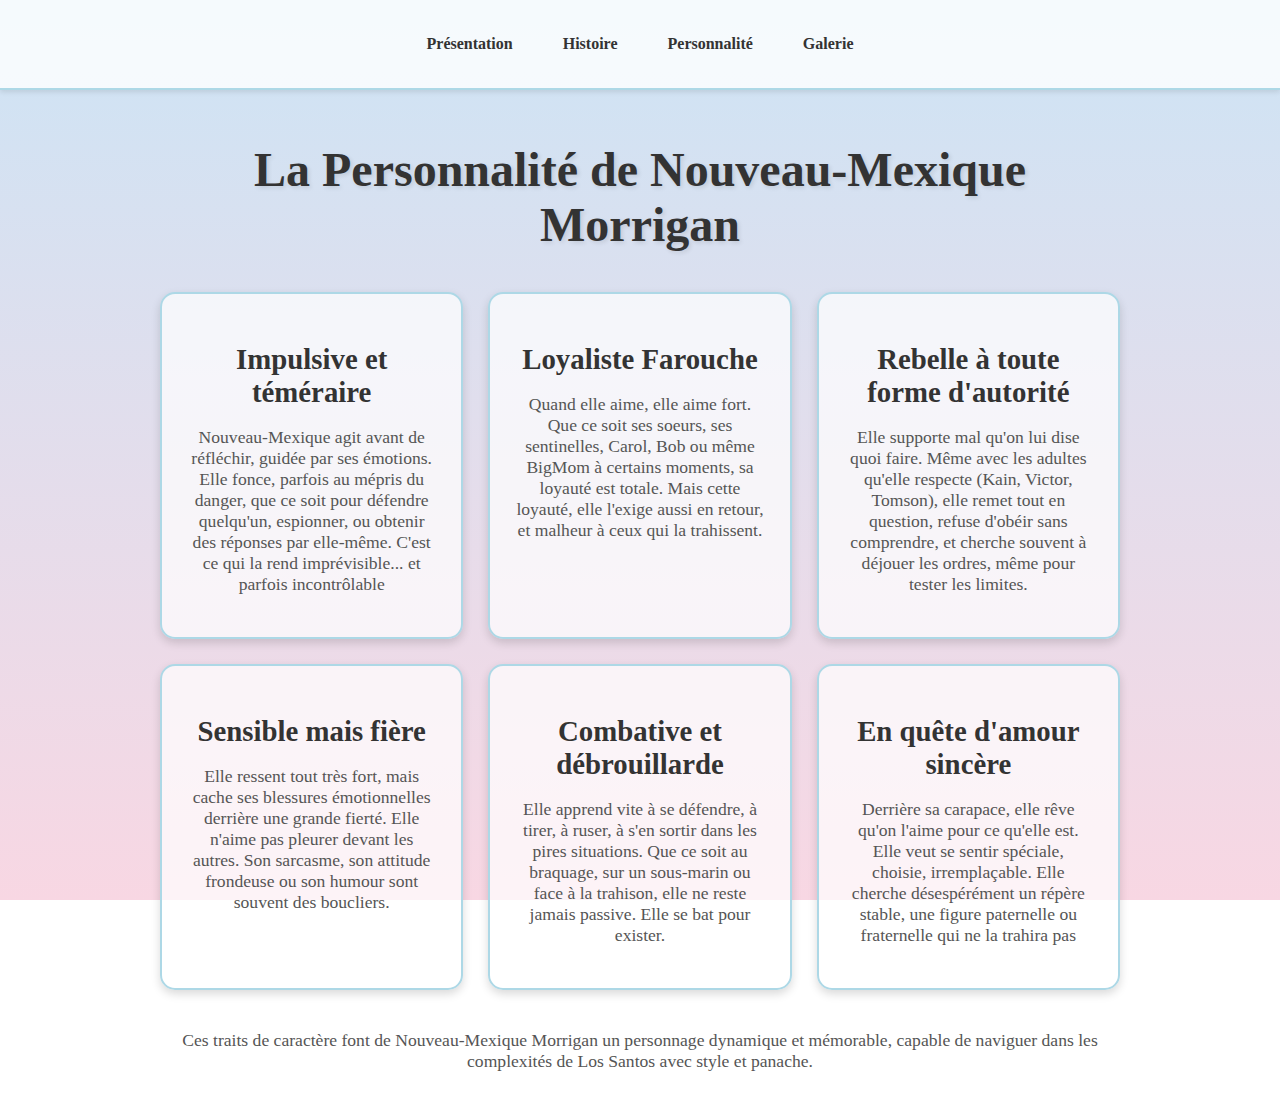
<file: NM/personnalite.html>
<!DOCTYPE html>
<html lang="fr">
<head>
    <meta charset="UTF-8">
    <meta name="viewport" content="width=device-width, initial-scale=1.0">
    <link rel="stylesheet" href="css/personnalite.css">
    <title>Nouveau-Mexique Morrigan - Personnalité</title>
</head>
<body>
    <header>
        <nav class="container">
            <ul>
                <li><a href="/NM/presentation">Présentation</a></li>
                <li><a href="/NM/histoire">Histoire</a></li>
                <li><a href="/NM/personnalite">Personnalité</a></li>
                <li><a href="/NM/galerie">Galerie</a></li>
            </ul>
        </nav>
    </header>

    <main class="container">
        <h1>La Personnalité de Nouveau-Mexique Morrigan</h1>

        <div class="personality-grid">
            <div class="trait-card">
                <h2>Impulsive et téméraire</h2>
                <p>Nouveau-Mexique agit avant de réfléchir, guidée par ses émotions. Elle fonce, parfois au mépris du danger, que ce soit pour défendre quelqu'un, espionner, ou obtenir des réponses par elle-même. C'est ce qui la rend imprévisible... et parfois incontrôlable</p>
            </div>
            <div class="trait-card">
                <h2>Loyaliste Farouche</h2>
                <p>Quand elle aime, elle aime fort. Que ce soit ses soeurs, ses sentinelles, Carol, Bob ou même BigMom à certains moments, sa loyauté est totale. Mais cette loyauté, elle l'exige aussi en retour, et malheur à ceux qui la trahissent.</p>
            </div>
            <div class="trait-card">
                <h2>Rebelle à toute forme d'autorité</h2>
                <p>Elle supporte mal qu'on lui dise quoi faire. Même avec les adultes qu'elle respecte (Kain, Victor, Tomson), elle remet tout en question, refuse d'obéir sans comprendre, et cherche souvent à déjouer les ordres, même pour tester les limites.</p>
            </div>
            <div class="trait-card">
                <h2>Sensible mais fière</h2>
                <p>Elle ressent tout très fort, mais cache ses blessures émotionnelles derrière une grande fierté. Elle n'aime pas pleurer devant les autres. Son sarcasme, son attitude frondeuse ou son humour sont souvent des boucliers.</p>
            </div>
            <div class="trait-card">
                <h2>Combative et débrouillarde</h2>
                <p>Elle apprend vite à se défendre, à tirer, à ruser, à s'en sortir dans les pires situations. Que ce soit au braquage, sur un sous-marin ou face à la trahison, elle ne reste jamais passive. Elle se bat pour exister.</p>
            </div>
            <div class="trait-card">
                <h2>En quête d'amour sincère</h2>
                <p>Derrière sa carapace, elle rêve qu'on l'aime pour ce qu'elle est. Elle veut se sentir spéciale, choisie, irremplaçable. Elle cherche désespérément un répère stable, une figure paternelle ou fraternelle qui ne la trahira pas</p>
            </div>
        </div>

        <p style="text-align: center; margin-top: 40px; font-size: 1.1em; color: #555;">
            Ces traits de caractère font de Nouveau-Mexique Morrigan un personnage dynamique et mémorable, capable de naviguer dans les complexités de Los Santos avec style et panache.
        </p>
    </main>
</body>
</html>
</file>
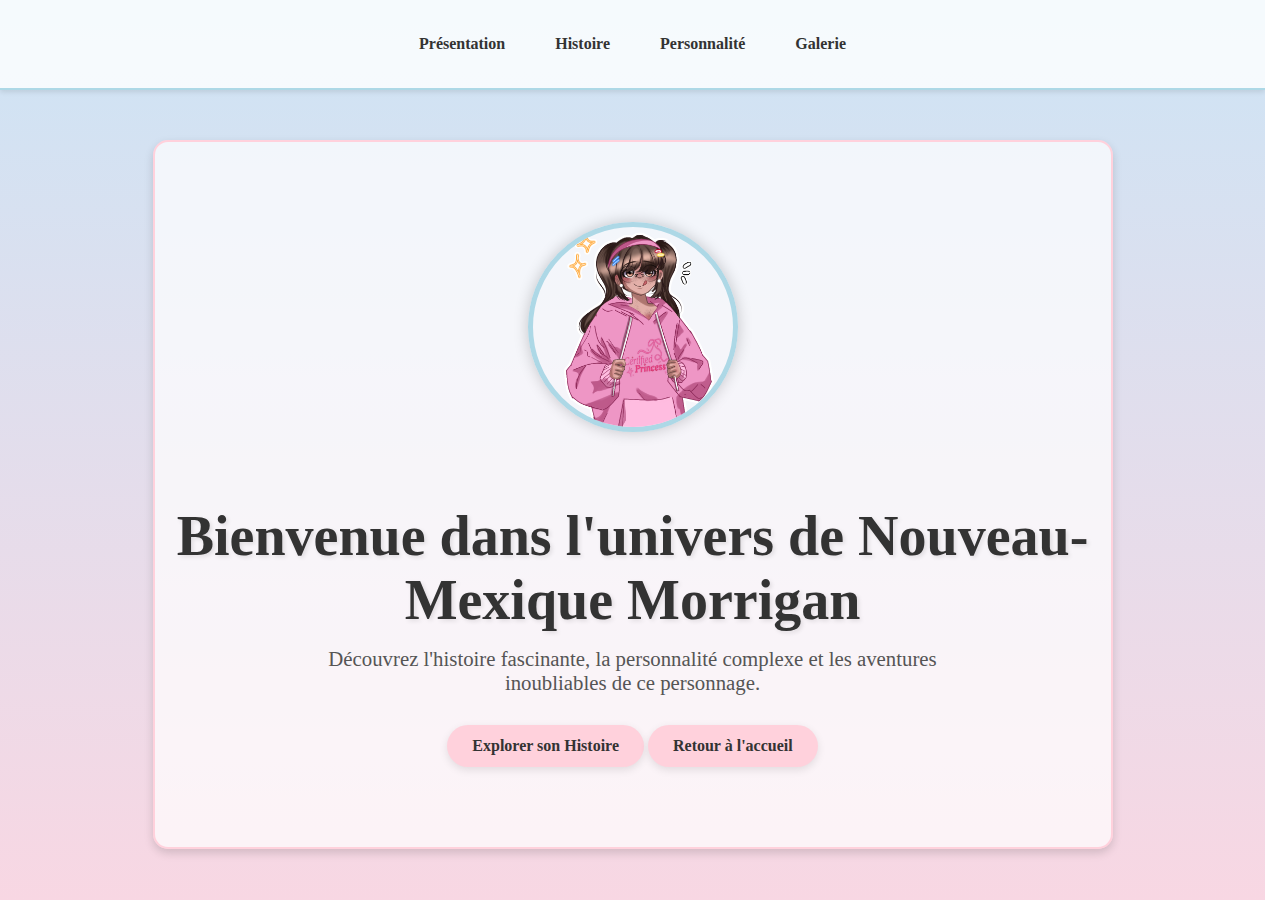
<file: NM/presentation.html>
<!DOCTYPE html>
<html lang="fr">
<head>
    <meta charset="UTF-8">
    <meta name="viewport" content="width=device-width, initial-scale=1.0">
    <link rel="stylesheet" href="css/index.css">
    <title>Nouveau-Mexique Morrigan - Accueil</title>
</head>
<body>
    <header>

        <nav class="container">
            <ul>
                
                <li><a href="/NM/presentation">Présentation</a></li>
                <li><a href="/NM/histoire">Histoire</a></li>
                <li><a href="/NM/personnalite">Personnalité</a></li>
                <li><a href="/NM/galerie">Galerie</a></li>
            </ul>
        </nav>
    </header>

    <main class="container">
        <section class="hero">
            <img src="img/NM_simple.png" alt="Portrait de Nouveau-Mexique Morrigan">
            <h1>Bienvenue dans l'univers de Nouveau-Mexique Morrigan</h1>
            <p>Découvrez l'histoire fascinante, la personnalité complexe et les aventures inoubliables de ce personnage.</p>
            <a href="histoire.html" class="button">Explorer son Histoire</a>
            <a href="..//" class="button">Retour à l'accueil</a>
        </section>
    </main>
</body>
</html>
</file>
<file: NM/css/index.css>
html {
  height: 100%; /* Assure que le HTML prend toute la hauteur */
  scrollbar-gutter: stable; /* Évite le décalage du header entre pages */
}

body {
  margin: 0;
  min-height: 100vh; /* s'assure que ça couvre toujours la hauteur de l'écran */
  background: linear-gradient(to bottom, #cde4f5, #f8d7e3);
  background-attachment: fixed; /* Empêche le dégradé de se répéter en scroll */
  background-repeat: no-repeat;
  background-size: cover;
}

.container {
  max-width: 960px;
  margin: 0 auto;
  padding: 20px;
  align-items: center;
}

header {
  background-color: rgba(255, 255, 255, 0.8);
  padding: 15px 0;
  box-shadow: 0 2px 5px rgba(0, 0, 0, 0.1);
  border-bottom: 2px solid #add8e6;
}

nav ul {
  list-style: none;
  padding: 0;
  margin: 0;
  display: flex;
  justify-content: center;
  gap: 20px;
}

nav ul li a {
  text-decoration: none;
  color: #333;
  font-weight: bold;
  padding: 8px 15px;
  border-radius: 5px;
  transition: background-color 0.3s ease, color 0.3s ease;
}

nav ul li a:hover {
  background-color: #ffd1dc; /* Light Pink */
  color: #000;
}

.hero {
  text-align: center;
  padding: 80px 20px;
  background-color: rgba(255, 255, 255, 0.7);
  margin-top: 30px;
  border-radius: 15px;
  box-shadow: 0 4px 10px rgba(0, 0, 0, 0.15);
  border: 2px solid #ffd1dc;
}

.hero h1 {
  font-size: 3.5em;
  color: #333;
  margin-bottom: 15px;
  text-shadow: 2px 2px 4px rgba(0, 0, 0, 0.1);
}

.hero p {
  font-size: 1.3em;
  color: #555;
  max-width: 700px;
  margin: 0 auto 30px;
}

.hero img {
  width: 200px;
  height: 200px;
  border-radius: 50%;
  object-fit: cover;
  border: 5px solid #add8e6; /* Light Blue */
  box-shadow: 0 0 15px rgba(0, 0, 0, 0.2);
  margin-bottom: 30px;
}

.button {
  display: inline-block;
  background-color: #ffd1dc; /* Light Pink */
  color: #333;
  padding: 12px 25px;
  border-radius: 30px;
  text-decoration: none;
  font-weight: bold;
  transition: background-color 0.3s ease, transform 0.3s ease;
  box-shadow: 0 3px 8px rgba(0, 0, 0, 0.1);
}

.button:hover {
  background-color: #add8e6; /* Light Blue */
  transform: translateY(-2px);
}

main {
  flex-grow: 1; /* Permet au contenu principal de prendre l'espace disponible */
}

footer {
  text-align: center;
  padding: 20px;
  /* margin-top: 50px; */ /* Supprimé car flex-grow gère l'espacement */
  background-color: rgba(255, 255, 255, 0.8);
  border-top: 2px solid #add8e6;
  color: #555;
}

.button-image {
  display: inline-flex;
  gap: 10px;
  background-color: #ffd1dc;
  color: #333;
  padding: 12px 25px;
  border-radius: 15px;
  text-decoration: none;
  font-weight: bold;
  transition: background-color 0.3s ease, transform 0.3s ease;
  box-shadow: 0 3px 8px rgba(0, 0, 0, 0.1);
  border: none;
  cursor: pointer;
}

.button-image img {
  width: 30px;
  height: 30px;
  object-fit: contain;
  border-radius: 50%;
}

.button-image:hover {
  background-color: #add8e6;
  transform: translateY(-2px);
}
</file>
<file: css/site.css>
html {
  height: 100%;
  scrollbar-gutter: stable;
}

@font-face {
  font-family: 'Orbitron Police';
  src: url('/orbitron/Orbitron-Regular.ttf') format('truetype');
}

@font-face {
  font-family: 'Oxygen Police';
  src: url('/oxygen-mono/OxygenMono-Regular.ttf') format('truetype');
}

body {
  font-family: 'Oxygen Police', sans-serif;
  margin: 0;
  min-height: 100vh;
  background: linear-gradient(to bottom, #cde4f5, #f8d7e3);
  background-attachment: fixed;
  background-repeat: no-repeat;
  background-size: cover;
  background-image: url("../img/test7.png");
}

.container {
  max-width: 90vw;
  margin: 0 auto;
  padding: 2vh 2vw;
  align-items: center;
}

body.with-social-buttons .container {
  margin-left: 20vw;
}

body.with-social-buttons nav ul {
  position: relative;
  left: -10vw;
  transform: translateX(0);
}

header {
  padding: 1.5vh 0;
}

nav ul {
  list-style: none;
  padding: 0;
  margin: 0;
  display: flex;
  justify-content: center;
  gap: 2vw;
  align-items: center;
}

nav ul li a {
  text-decoration: none;
  color: white;
  font-weight: bold;
  padding: 1.2vh 2.5vw;
  border-radius: 1.5vh;
  transition: all 0.3s ease;
  border: 2px solid transparent;
  margin: 0 1vw;
  font-size: clamp(0.9rem, 2vw, 1.1rem);
}

nav ul li a:hover {
  transform: translateY(-3px);
  box-shadow: 0 8px 20px rgba(0, 0, 0, 0.2);
}

nav ul li a[href='/'] {
  background: linear-gradient(135deg, #9c27b0, #6a1b9a);
}

nav ul li a[href='/']:hover {
  transform: translateY(-2px);
  box-shadow: 0 8px 20px rgba(156, 39, 176, 0.4);
}

nav ul li a[href="/personnages"] {
  background: linear-gradient(135deg, #9c27b0, #6a1b9a);
}

nav ul li a[href="/personnages"]:hover {
  transform: translateY(-2px);
  box-shadow: 0 8px 20px rgba(156, 39, 176, 0.4);
}

.button-image {
  display: inline-flex;
  gap: 10px;
  background-color: #ffd1dc;
  color: #333;
  padding: 8px 12px;
  border-radius: 12px;
  text-decoration: none;
  font-weight: bold;
  transition: background-color 0.3s ease, transform 0.3s ease;
  box-shadow: 0 3px 8px rgba(0, 0, 0, 0.1);
  border: none;
  cursor: pointer;
}

.button-image img {
  width: 30px;
  height: 30px;
  object-fit: contain;
  border-radius: 50%;
}

.button-image:hover {
  background-color: #add8e6;
  transform: translateY(-2px);
}

.hero {
  text-align: center;
  padding: 1.5vh 2vw;
  background-color: rgba(255, 255, 255, 0.7);
  margin-top: 1vh;
  border-radius: 1.5vh;
  box-shadow: 0 4px 10px rgba(0, 0, 0, 0.15);
  border: 2px solid #ffd1dc;
  min-height: 25vh;
  display: flex;
  flex-direction: column;
  justify-content: center;
  margin-left: auto;
  margin-right: auto;
  max-width: 45vw;
  position: relative;
  left: 20%;
  transform: translateX(-50%);
}

.hero h1 {
  font-size: clamp(1.5rem, 4vw, 2rem);
  color: #333;
  margin-bottom: 0.3vh;
  text-shadow: 2px 2px 4px rgba(0, 0, 0, 0.1);
  font-weight: bold;
  line-height: 1.2;
}

.hero p {
  font-size: clamp(0.8rem, 1.8vw, 1rem);
  color: #555;
  max-width: 40vw;
  margin: 0 auto 0.8vh;
  line-height: 1.2;
}

.hero h2 {
  font-size: clamp(0.9rem, 2.5vw, 1.2rem);
  color: #333;
  margin-bottom: 0.8vh;
  font-weight: bold;
  line-height: 1.3;
}

.video-container {
  max-width: 70vw !important;
  width: 70% !important;
  margin: 0 auto !important;
  border-radius: 1.2vh !important;
  overflow: hidden;
  border: 2px solid #ffd1dc !important;
  box-shadow: 0 4px 10px rgba(0, 0, 0, 0.1) !important;
}

.video-container iframe {
  border-radius: 1vh;
}

.button {
  display: inline-block;
  background-color: #ffd1dc;
  color: #333;
  padding: 12px 25px;
  border-radius: 30px;
  text-decoration: none;
  font-weight: bold;
  transition: background-color 0.3s ease, transform 0.3s ease;
  box-shadow: 0 3px 8px rgba(0, 0, 0, 0.1);
}

.button:hover {
  background-color: #add8e6;
  transform: translateY(-2px);
}

.characters-grid {
  display: grid;
  grid-template-columns: repeat(auto-fit, minmax(260px, 1fr));
  gap: 20px;
  margin-top: 20px;
}

.character-card {
  background: rgba(255, 255, 255, 0.7);
  border: 2px solid #ffd1dc;
  border-radius: 15px;
  padding: 24px;
  text-decoration: none;
  color: #333;
  transition: transform 0.2s ease, box-shadow 0.2s ease;
  box-shadow: 0 4px 10px rgba(0, 0, 0, 0.1);
}

.character-card:hover {
  transform: translateY(-4px);
  box-shadow: 0 8px 18px rgba(0, 0, 0, 0.15);
}

.character-card h3 {
  margin: 0 0 8px 0;
}

.character-card p {
  margin: 0 0 12px 0;
}

.character-status {
  display: inline-block;
  background: #add8e6;
  color: #333;
  padding: 6px 14px;
  border-radius: 999px;
  text-decoration: none;
  font-weight: bold;
}

.mt-20 {
  margin-top: 20px;
}

.mb-20 {
  margin-bottom: 20px;
}

.social-buttons-container {
  font-family: 'Orbitron Police', sans-serif;
  position: fixed;
  left: 0;
  top: 0;
  height: 100vh;
  display: flex;
  flex-direction: column;
  justify-content: center;
  gap: 1.5vh;
  z-index: 1000;
  padding-left: 2vw;
  width: 18vw;
  background: linear-gradient(to right, rgba(0, 0, 0, 0.1), transparent);
}

.social-button {
  display: flex;
  align-items: center;
  gap: 1vw;
  background-color: rgba(255, 255, 255, 0.3);
  color: white;
  padding: 1.5vh 1.5vw;
  border-radius: 1.5vh;
  text-decoration: none;
  font-weight: bold;
  transition: all 0.3s ease;
  box-shadow: 0 4px 12px rgba(0, 0, 0, 0.1);
  border: 2px solid transparent;
  backdrop-filter: blur(10px);
  width: 16vw;
  text-align: left;
  box-sizing: border-box;
  min-height: 6vh;
  flex-shrink: 0;
}

.social-button img {
  width: 2.4vh;
  height: 2.4vh;
  object-fit: contain;
  border-radius: 4px;
}

.social-button span {
  font-size: clamp(1rem, 2.5vw, 1.3rem);
  font-weight: bold;
}

.social-button small {
  display: none;
}

.social-button.discord {
  border-color: transparent;
  background-color: rgba(88, 101, 242, 0.3);
}

.social-button.discord:hover {
  border-color: #5865f2;
  transform: translateY(-3px);
  box-shadow: 0 8px 20px rgba(88, 101, 242, 0.4);
}

.social-button.youtube {
  border-color: transparent;
  background-color: rgba(255, 0, 0, 0.3);
}

.social-button.youtube:hover {
  border-color: #ff0000;
  transform: translateY(-3px);
  box-shadow: 0 8px 20px rgba(255, 0, 0, 0.4);
}

.social-button.twitch {
  border-color: transparent;
  background-color: rgba(145, 70, 255, 0.3);
}

.social-button.twitch:hover {
  border-color: #9146ff;
  transform: translateY(-3px);
  box-shadow: 0 8px 20px rgba(145, 70, 255, 0.4);
}

.social-button.kick {
  border-color: transparent;
  background-color: rgba(83, 252, 24, 0.3);
}

.social-button.kick:hover {
  border-color: #53fc18;
  transform: translateY(-3px);
  box-shadow: 0 8px 20px rgba(83, 252, 24, 0.4);
}

.social-button.tiktok {
  border-color: transparent;
  background-color: rgba(0, 0, 0, 0.3);
}

.social-button.tiktok:hover {
  border-color: #000000;
  transform: translateY(-3px);
  box-shadow: 0 8px 20px rgba(0, 0, 0, 0.4);
}

.discord-icon {
  width: 3.6vh;
  height: 3.6vh;
  object-fit: contain;
  border-radius: 4px;
}

.mobile-social-buttons {
  display: none;
}

@media (max-width: 768px) {
  .social-buttons-container {
    display: none;
  }

  body.with-social-buttons .container {
    margin-left: 0;
    max-width: 95vw;
    padding: 1vh 2vw;
  }

  body.with-social-buttons nav ul {
    position: static;
    left: 0;
    transform: none;
    justify-content: center;
  }

  nav ul {
    justify-content: center;
    gap: 3vw;
  }

  nav ul li a {
    padding: 1.5vh 4vw;
    font-size: clamp(1rem, 2.5vw, 1.2rem);
    margin: 0 0.5vw;
  }

  .hero {
    padding: 2vh 3vw;
    min-height: 22vh;
    max-width: 90vw;
    margin: 1vh auto;
    position: static;
    left: auto;
    transform: none;
  }

  .hero h1 {
    font-size: clamp(1.8rem, 6vw, 2.5rem);
  }

  .hero h2 {
    font-size: clamp(1.1rem, 3.5vw, 1.6rem);
  }

  .hero p {
    max-width: 80vw;
  }

  .video-container {
    max-width: 90vw !important;
    width: 90% !important;
  }

  .mobile-social-buttons {
    display: flex;
    justify-content: center;
    gap: 12px;
    margin: 25px auto 20px;
    padding: 15px;
    flex-wrap: wrap;
    max-width: 320px;
  }

  .mobile-social-button {
    display: flex;
    align-items: center;
    justify-content: center;
    width: 48px;
    height: 48px;
    border-radius: 50%;
    text-decoration: none;
    transition: transform 0.3s ease, box-shadow 0.3s ease;
    box-shadow: 0 3px 10px rgba(0, 0, 0, 0.15);
  }

  .mobile-social-button:hover {
    transform: translateY(-2px);
    box-shadow: 0 5px 15px rgba(0, 0, 0, 0.25);
  }

  .mobile-social-button.discord {
    background-color: #5865f2;
  }

  .mobile-social-button.youtube {
    background-color: #ff0000;
  }

  .mobile-social-button.twitch {
    background-color: #9146ff;
  }

  .mobile-social-button.kick {
    background-color: #53fc18;
  }

  .mobile-social-button.tiktok {
    background-color: #000000;
  }

  .mobile-social-button img,
  .mobile-social-button svg {
    width: 22px;
    height: 22px;
    object-fit: contain;
  }
}

@media (max-width: 480px) {
  .social-buttons-container {
    display: none;
  }

  body.with-social-buttons .container {
    margin-left: 0;
    max-width: 95vw;
    padding: 1vh 2vw;
  }

  .hero {
    min-height: 20vh;
    padding: 2vh 3vw;
    max-width: 90vw;
    margin: 1vh auto;
    position: static;
    left: auto;
    transform: none;
  }

  .hero h1 {
    font-size: clamp(1.6rem, 5vw, 2.2rem);
  }

  .hero h2 {
    font-size: clamp(1rem, 3vw, 1.4rem);
  }

  .hero p {
    max-width: 85vw;
  }

  .video-container {
    max-width: 95vw !important;
    width: 95% !important;
  }

  .mobile-social-buttons {
    gap: 10px;
    margin: 20px auto 15px;
    padding: 12px;
  }

  .mobile-social-button {
    width: 44px;
    height: 44px;
  }

  .mobile-social-button img,
  .mobile-social-button svg {
    width: 20px;
    height: 20px;
  }
}

@media (max-width: 320px) {
  .social-buttons-container {
    display: none;
  }

  body.with-social-buttons .container {
    margin-left: 0;
    max-width: 95vw;
  }

  .hero {
    min-height: 25vh;
    max-width: 90vw;
    position: static;
    left: auto;
    transform: none;
  }
}

@media screen and (max-width: 768px) {
  .container {
    flex-direction: column;
    align-items: center;
    text-align: center;
  }

  iframe {
    width: 100%;
    height: auto;
  }

  .social-links {
    width: 100%;
    margin: 10px 0;
  }
}
</file>
<file: JJ/css/histoire.css>
html {
    height: 100%;
    scrollbar-gutter: stable;
}

body {
    margin: 0;
    min-height: 100vh;
    background: linear-gradient(to bottom, #6ba869, #dc5f5f);
    background-attachment: fixed;
    background-repeat: no-repeat;
    background-size: cover;
}

.container {
    max-width: 960px;
    margin: 0 auto;
    padding: 20px;
}

header {
    background-color: rgba(255, 255, 255, 0.8);
    padding: 15px 0;
    box-shadow: 0 2px 5px rgba(0, 0, 0, 0.1);
    border-bottom: 2px solid #90c695;
}

nav ul {
    list-style: none;
    padding: 0;
    margin: 0;
    display: flex;
    justify-content: center;
    gap: 20px;
}

nav ul li a {
    text-decoration: none;
    color: #333;
    font-weight: bold;
    padding: 8px 15px;
    border-radius: 5px;
    transition: background-color 0.3s ease, color 0.3s ease;
}

nav ul li a:hover {
    background-color: #f5b7b1;
    color: #000;
}

h1 {
    font-size: 3em;
    text-align: center;
    color: #333;
    margin-bottom: 40px;
    text-shadow: 2px 2px 4px rgba(0, 0, 0, 0.1);
}

.story-section {
    background-color: rgba(255, 255, 255, 0.7);
    padding: 30px;
    margin-bottom: 30px;
    border-radius: 15px;
    box-shadow: 0 4px 10px rgba(0, 0, 0, 0.15);
    border: 2px solid #f5b7b1;
    display: flex;
    flex-direction: column;
    align-items: center;
    gap: 20px;
}

.story-section.reverse {
    flex-direction: column-reverse;
}

.story-section h2 {
    font-size: 2em;
    color: #333;
    margin-bottom: 15px;
    text-align: center;
}

.story-section p {
    font-size: 1.1em;
    color: #555;
    text-align: justify;
}

.story-section img {
    max-width: 100%;
    height: auto;
    border-radius: 10px;
    border: 3px solid #90c695;
    box-shadow: 0 0 10px rgba(0, 0, 0, 0.1);
}

@media (min-width: 768px) {
    .story-section {
        flex-direction: row;
        text-align: left;
        align-items: center;
    }
    .story-section.reverse {
        flex-direction: row-reverse;
    }
    .story-section img {
        max-width: 45%;
    }
    .story-section div {
        flex: 1;
        padding: 0 20px;
    }
}

main {
    flex-grow: 1;
}

footer {
    text-align: center;
    padding: 20px;
    background-color: rgba(255, 255, 255, 0.8);
    border-top: 2px solid #90c695;
    color: #555;
}

.story-section.below {
    flex-direction: column;
}

.story-section.below > div {
    order: 1;
}

.story-section.below > img {
    order: 2;
}

@media (min-width: 768px) {
    .story-section.below {
        flex-direction: column !important;
        text-align: center;
        align-items: center;
    }
    .story-section.below div {
        padding: 0 0 10px 0;
    }
    .story-section.below img {
        max-width: 100%;
    }
}


.container {
    width: min(960px, 92vw);
}

@media (max-width: 1024px) {
    body {
        background-attachment: scroll;
    }
}

@media (max-width: 768px) {
    body {
        background-attachment: scroll;
    }
}

@media (max-width: 1024px) {
    header {
        padding: 12px 0;
    }
    h1 {
        margin-bottom: 28px;
    }
    .story-section img {
        max-width: 55%;
    }
}

@media (max-width: 768px) {
    .container {
        padding: 14px;
    }

    header {
        padding: 10px 0;
    }
    h1 {
        line-height: 1.2;
        margin-bottom: 18px;
        text-align: center;
    }

    .story-section {
        padding: 18px 14px;
    }
    .story-section + .story-section {
        margin-top: 16px;
    }
    .story-section img {
        max-width: 100%;
    }

    footer {
        padding: 14px;
    }
}

@media (max-width: 420px) {
    nav ul li a {
        padding: 6px 10px;
        font-size: 0.95rem;
    }
    .story-section {
        border-radius: 12px;
    }
    .story-section h2 {
        margin-bottom: 10px;
    }
}

@media (prefers-reduced-motion: reduce) {
    * {
        transition: none !important;
        transform: none !important;
    }
}
</file>
<file: JJ/css/personnalite.css>
html {
    height: 100%;
    scrollbar-gutter: stable;
  }
  
   body {
     margin: 0;
     min-height: 100vh; /* s'assure que ça couvre toujours la hauteur de l'écran */
     background: linear-gradient(to bottom, #6ba869, #dc5f5f);
     background-attachment: fixed; /* Empêche le dégradé de se répéter en scroll */
     background-repeat: no-repeat;
     background-size: cover;
   }
  .container {
    max-width: 960px;
    margin: 0 auto;
    padding: 20px;
  }
   header {
     background-color: rgba(255, 255, 255, 0.8);
     padding: 15px 0;
     box-shadow: 0 2px 5px rgba(0, 0, 0, 0.1);
     border-bottom: 2px solid #90c695;
   }
  nav ul {
    list-style: none;
    padding: 0;
    margin: 0;
    display: flex;
    justify-content: center;
    gap: 20px;
  }
  nav ul li a {
    text-decoration: none;
    color: #333;
    font-weight: bold;
    padding: 8px 15px;
    border-radius: 5px;
    transition: background-color 0.3s ease, color 0.3s ease;
  }
   nav ul li a:hover {
     background-color: #f5b7b1;
     color: #000;
   }
  h1 {
    font-size: 3em;
    text-align: center;
    color: #333;
    margin-bottom: 40px;
    text-shadow: 2px 2px 4px rgba(0, 0, 0, 0.1);
  }
  .personality-grid {
    display: grid;
    grid-template-columns: repeat(auto-fit, minmax(280px, 1fr));
    gap: 25px;
  }
   .trait-card {
     background-color: rgba(255, 255, 255, 0.7);
     padding: 25px;
     border-radius: 15px;
     box-shadow: 0 4px 10px rgba(0, 0, 0, 0.15);
     border: 2px solid #90c695;
     text-align: center;
     transition: transform 0.3s ease, border-color 0.3s ease;
   }
  .trait-card:hover {
    transform: translateY(-5px);
    border-color: #f5b7b1;
  }
  .trait-card h2 {
    font-size: 1.8em;
    color: #333;
    margin-bottom: 10px;
  }
  .trait-card p {
    font-size: 1.1em;
    color: #555;
  }
   footer {
     text-align: center;
     padding: 20px;
     margin-top: 50px;
     background-color: rgba(255, 255, 255, 0.8);
     border-top: 2px solid #90c695;
     color: #555;
   }
</file>
<file: JJ/css/presentation.css>
html {
    height: 100%;
    scrollbar-gutter: stable;
}

body {
    margin: 0;
    min-height: 100vh;
    background: linear-gradient(to bottom, #6ba869, #dc5f5f);
    background-attachment: fixed;
    background-repeat: no-repeat;
    background-size: cover;
}

.container {
    max-width: 960px;
    margin: 0 auto;
    padding: 20px;
    align-items: center;
}

header {
    background-color: rgba(255, 255, 255, 0.8);
    padding: 15px 0;
    box-shadow: 0 2px 5px rgba(0, 0, 0, 0.1);
    border-bottom: 2px solid #90c695;
}

nav ul {
    list-style: none;
    padding: 0;
    margin: 0;
    display: flex;
    justify-content: center;
    gap: 20px;
}

nav ul li a {
    text-decoration: none;
    color: #333;
    font-weight: bold;
    padding: 8px 15px;
    border-radius: 5px;
    transition: background-color 0.3s ease, color 0.3s ease;
}

nav ul li a:hover {
    background-color: #f5b7b1;
    color: #000;
}

.hero {
    text-align: center;
    padding: 80px 20px;
    background-color: rgba(255, 255, 255, 0.7);
    margin-top: 30px;
    border-radius: 15px;
    box-shadow: 0 4px 10px rgba(0, 0, 0, 0.15);
    border: 2px solid #f5b7b1;
}

.hero h1 {
    font-size: 3.5em;
    color: #333;
    margin-bottom: 15px;
    text-shadow: 2px 2px 4px rgba(0, 0, 0, 0.1);
}

.hero p {
    font-size: 1.3em;
    color: #555;
    max-width: 700px;
    margin: 0 auto 30px;
}

.hero img {
    width: 200px;
    height: 200px;
    border-radius: 50%;
    object-fit: cover;
    object-position: 50% 0%;
    border: 5px solid #90c695;
    box-shadow: 0 0 15px rgba(0, 0, 0, 0.2);
    margin-bottom: 30px;
}

.button {
    display: inline-block;
    background-color: #dc5f5f;
    color: #fff;
    padding: 12px 25px;
    border-radius: 30px;
    text-decoration: none;
    font-weight: bold;
    transition: background-color 0.3s ease, transform 0.3s ease;
    box-shadow: 0 3px 8px rgba(0, 0, 0, 0.1);
}

.button:hover {
    background-color: #dc5f5f;
    transform: translateY(-2px);
}

main {
    flex-grow: 1;
}

footer {
    text-align: center;
    padding: 20px;
    background-color: rgba(255, 255, 255, 0.8);
    border-top: 2px solid #90c695;
    color: #555;
}

.button-image {
    display: inline-flex;
    gap: 10px;
    background-color: #dc5f5f;
    color: #fff;
    padding: 12px 25px;
    border-radius: 15px;
    text-decoration: none;
    font-weight: bold;
    transition: background-color 0.3s ease, transform 0.3s ease;
    box-shadow: 0 3px 8px rgba(0, 0, 0, 0.1);
    border: none;
    cursor: pointer;
}

.button-image img {
    width: 30px;
    height: 30px;
    object-fit: contain;
    border-radius: 50%;
}

.button-image:hover {
    background-color: #6ba869;
    transform: translateY(-2px);
}

.container {
    width: min(960px, 92vw);
}

@media (max-width: 1024px) {
    body {
        background-attachment: scroll;
    }
}

@media (max-width: 768px) {
    body {
        background-attachment: scroll;
    }
}

@media (max-width: 1024px) {
    .hero {
        padding: 56px 18px;
    }
    .hero h1 {
        font-size: clamp(2rem, 4.2vw, 2.6rem);
    }
    .hero p {
        font-size: 1.1em;
    }
    .hero img {
        width: 170px;
        height: 170px;
    }
}

@media (max-width: 768px) {
    header {
        padding: 10px 0;
    }

    nav ul {
        flex-wrap: wrap;
        justify-content: center;
        gap: 10px;
    }
    nav ul li a {
        padding: 6px 10px;
        font-weight: 600;
    }

    .container {
        padding: 14px;
    }

    .hero {
        margin-top: 18px;
        padding: 40px 16px;
        border-radius: 12px;
    }

    .hero h1 {
        font-size: clamp(1.6rem, 6.2vw, 2.1rem);
        line-height: 1.2;
        margin-bottom: 12px;
    }

    .hero p {
        font-size: 1rem;
        margin-bottom: 22px;
        padding: 0 4px;
        max-width: 60ch;
    }

    .hero img {
        width: 140px;
        height: 140px;
        margin-bottom: 18px;
        object-position: 50% 60%;
    }

    .button,
    .button-image {
        display: block;
        width: 100%;
        max-width: 320px;
        margin: 10px auto 0;
        text-align: center;
        border-radius: 12px;
        padding: 12px 16px;
    }
    .button-image {
        gap: 8px;
    }

    footer {
        padding: 14px;
    }
}

@media (max-width: 420px) {
    nav ul {
        gap: 8px;
    }
    nav ul li a {
        padding: 6px 8px;
        font-size: 0.95rem;
    }

    .hero img {
        width: 120px;
        height: 120px;
    }
    .hero h1 {
        font-size: clamp(1.4rem, 7vw, 1.9rem);
    }
}

@media (prefers-reduced-motion: reduce) {
    * {
        transition: none !important;
        transform: none !important;
    }
}
</file>
<file: leak/css/leak.css>
html {
    height: 100%; /* Assure que le HTML prend toute la hauteur */
    scrollbar-gutter: stable; /* Évite le décalage du header entre pages */
  }
  
  body {
    margin: 0;
    min-height: 100vh; /* s'assure que ça couvre toujours la hauteur de l'écran */
    background: linear-gradient(to bottom, #cde4f5, #f8d7e3);
    background-attachment: fixed; /* Empêche le dégradé de se répéter en scroll */
    background-repeat: no-repeat;
    background-size: cover;
  }
  
  .container {
    max-width: 960px;
    margin: 0 auto;
    padding: 20px;
    align-items: center;
  }
  
  header {
    background-color: rgba(255, 255, 255, 0.8);
    padding: 15px 0;
    box-shadow: 0 2px 5px rgba(0, 0, 0, 0.1);
    border-bottom: 2px solid #add8e6;
  }
  
  nav ul {
    list-style: none;
    padding: 0;
    margin: 0;
    display: flex;
    justify-content: center;
    gap: 20px;
  }
  
  nav ul li a {
    text-decoration: none;
    color: #333;
    font-weight: bold;
    padding: 8px 15px;
    border-radius: 5px;
    transition: background-color 0.3s ease, color 0.3s ease;
  }
  
  nav ul li a:hover {
    background-color: #ffd1dc; /* Light Pink */
    color: #000;
  }
  
  .hero {
    text-align: center;
    padding: 80px 20px;
    background-color: rgba(255, 255, 255, 0.7);
    margin-top: 30px;
    border-radius: 15px;
    box-shadow: 0 4px 10px rgba(0, 0, 0, 0.15);
    border: 2px solid #ffd1dc;
  }
  
  .hero h1 {
    font-size: 3.5em;
    color: #333;
    margin-bottom: 15px;
    text-shadow: 2px 2px 4px rgba(0, 0, 0, 0.1);
  }
  
  .hero p {
    font-size: 1.3em;
    color: #555;
    max-width: 700px;
    margin: 0 auto 30px;
  }
  
  .hero img {
    width: 200px;
    height: 200px;
    border-radius: 50%;
    object-fit: cover;
    border: 5px solid #add8e6; /* Light Blue */
    box-shadow: 0 0 15px rgba(0, 0, 0, 0.2);
    margin-bottom: 30px;
  }
  
  .button {
    display: inline-block;
    background-color: #ffd1dc; /* Light Pink */
    color: #333;
    padding: 12px 25px;
    border-radius: 30px;
    text-decoration: none;
    font-weight: bold;
    transition: background-color 0.3s ease, transform 0.3s ease;
    box-shadow: 0 3px 8px rgba(0, 0, 0, 0.1);
  }
  
  .button:hover {
    background-color: #add8e6; /* Light Blue */
    transform: translateY(-2px);
  }
  
  main {
    flex-grow: 1; /* Permet au contenu principal de prendre l'espace disponible */
  }
  
  footer {
    text-align: center;
    padding: 20px;
    /* margin-top: 50px; */ /* Supprimé car flex-grow gère l'espacement */
    background-color: rgba(255, 255, 255, 0.8);
    border-top: 2px solid #add8e6;
    color: #555;
  }
  
  .button-image {
    display: inline-flex;
    gap: 10px;
    background-color: #ffd1dc;
    color: #333;
    padding: 12px 25px;
    border-radius: 15px;
    text-decoration: none;
    font-weight: bold;
    transition: background-color 0.3s ease, transform 0.3s ease;
    box-shadow: 0 3px 8px rgba(0, 0, 0, 0.1);
    border: none;
    cursor: pointer;
  }
  
  .button-image img {
    width: 30px;
    height: 30px;
    object-fit: contain;
    border-radius: 50%;
  }
  
  .button-image:hover {
    background-color: #add8e6;
    transform: translateY(-2px);
  }
</file>
<file: NM/css/histoire.css>
html {
  height: 100%;
  scrollbar-gutter: stable;
}
body {
  margin: 0;
  min-height: 100vh; /* s'assure que ça couvre toujours la hauteur de l'écran */
  background: linear-gradient(to bottom, #cde4f5, #f8d7e3);
  background-attachment: fixed; /* Empêche le dégradé de se répéter en scroll */
  background-repeat: no-repeat;
  background-size: cover;
}
.container {
  max-width: 960px;
  margin: 0 auto;
  padding: 20px;
}
header {
  background-color: rgba(255, 255, 255, 0.8);
  padding: 15px 0;
  box-shadow: 0 2px 5px rgba(0, 0, 0, 0.1);
  border-bottom: 2px solid #add8e6;
}
nav ul {
  list-style: none;
  padding: 0;
  margin: 0;
  display: flex;
  justify-content: center;
  gap: 20px;
}
nav ul li a {
  text-decoration: none;
  color: #333;
  font-weight: bold;
  padding: 8px 15px;
  border-radius: 5px;
  transition: background-color 0.3s ease, color 0.3s ease;
}
nav ul li a:hover {
  background-color: #ffd1dc; /* Light Pink */
  color: #000;
}
h1 {
  font-size: 3em;
  text-align: center;
  color: #333;
  margin-bottom: 40px;
  text-shadow: 2px 2px 4px rgba(0, 0, 0, 0.1);
}
.story-section {
  background-color: rgba(255, 255, 255, 0.7);
  padding: 30px;
  margin-bottom: 30px;
  border-radius: 15px;
  box-shadow: 0 4px 10px rgba(0, 0, 0, 0.15);
  border: 2px solid #ffd1dc;
  display: flex;
  flex-direction: column;
  align-items: center;
  gap: 20px;
}
.story-section.reverse {
  flex-direction: column-reverse;
}
.story-section h2 {
  font-size: 2em;
  color: #333;
  margin-bottom: 15px;
  text-align: center;
}
.story-section p {
  font-size: 1.1em;
  color: #555;
  text-align: justify;
}
.story-section img {
  max-width: 100%;
  height: auto;
  border-radius: 10px;
  border: 3px solid #add8e6; /* Light Blue */
  box-shadow: 0 0 10px rgba(0, 0, 0, 0.1);
}
@media (min-width: 768px) {
  .story-section {
    flex-direction: row;
    text-align: left;
    align-items: center; /* centre verticalement l'image et le texte */
  }
  .story-section.reverse {
    flex-direction: row-reverse;
  }
  .story-section img {
    max-width: 45%;
  }
  .story-section div {
    flex: 1;
    padding: 0 20px;
  }
}
main {
  flex-grow: 1;
}
footer {
  text-align: center;
  padding: 20px;
  /* margin-top: 50px; */
  background-color: rgba(255, 255, 255, 0.8);
  border-top: 2px solid #add8e6;
  color: #555;
}
</file>
<file: NM/css/personnalite.css>
body {
  margin: 0;
  min-height: 100vh; /* s'assure que ça couvre toujours la hauteur de l'écran */
  background: linear-gradient(to bottom, #cde4f5, #f8d7e3);
  background-attachment: fixed; /* Empêche le dégradé de se répéter en scroll */
  background-repeat: no-repeat;
  background-size: cover;
}
.container {
  max-width: 960px;
  margin: 0 auto;
  padding: 20px;
}
header {
  background-color: rgba(255, 255, 255, 0.8);
  padding: 15px 0;
  box-shadow: 0 2px 5px rgba(0, 0, 0, 0.1);
  border-bottom: 2px solid #add8e6;
}
nav ul {
  list-style: none;
  padding: 0;
  margin: 0;
  display: flex;
  justify-content: center;
  gap: 20px;
}
nav ul li a {
  text-decoration: none;
  color: #333;
  font-weight: bold;
  padding: 8px 15px;
  border-radius: 5px;
  transition: background-color 0.3s ease, color 0.3s ease;
}
nav ul li a:hover {
  background-color: #ffd1dc; /* Light Pink */
  color: #000;
}
h1 {
  font-size: 3em;
  text-align: center;
  color: #333;
  margin-bottom: 40px;
  text-shadow: 2px 2px 4px rgba(0, 0, 0, 0.1);
}
.personality-grid {
  display: grid;
  grid-template-columns: repeat(auto-fit, minmax(280px, 1fr));
  gap: 25px;
}
.trait-card {
  background-color: rgba(255, 255, 255, 0.7);
  padding: 25px;
  border-radius: 15px;
  box-shadow: 0 4px 10px rgba(0, 0, 0, 0.15);
  border: 2px solid #add8e6; /* Light Blue */
  text-align: center;
  transition: transform 0.3s ease, border-color 0.3s ease;
}
.trait-card:hover {
  transform: translateY(-5px);
  border-color: #ffd1dc; /* Light Pink */
}
.trait-card h2 {
  font-size: 1.8em;
  color: #333;
  margin-bottom: 10px;
}
.trait-card p {
  font-size: 1.1em;
  color: #555;
}
footer {
  text-align: center;
  padding: 20px;
  margin-top: 50px;
  background-color: rgba(255, 255, 255, 0.8);
  border-top: 2px solid #add8e6;
  color: #555;
}
</file>
